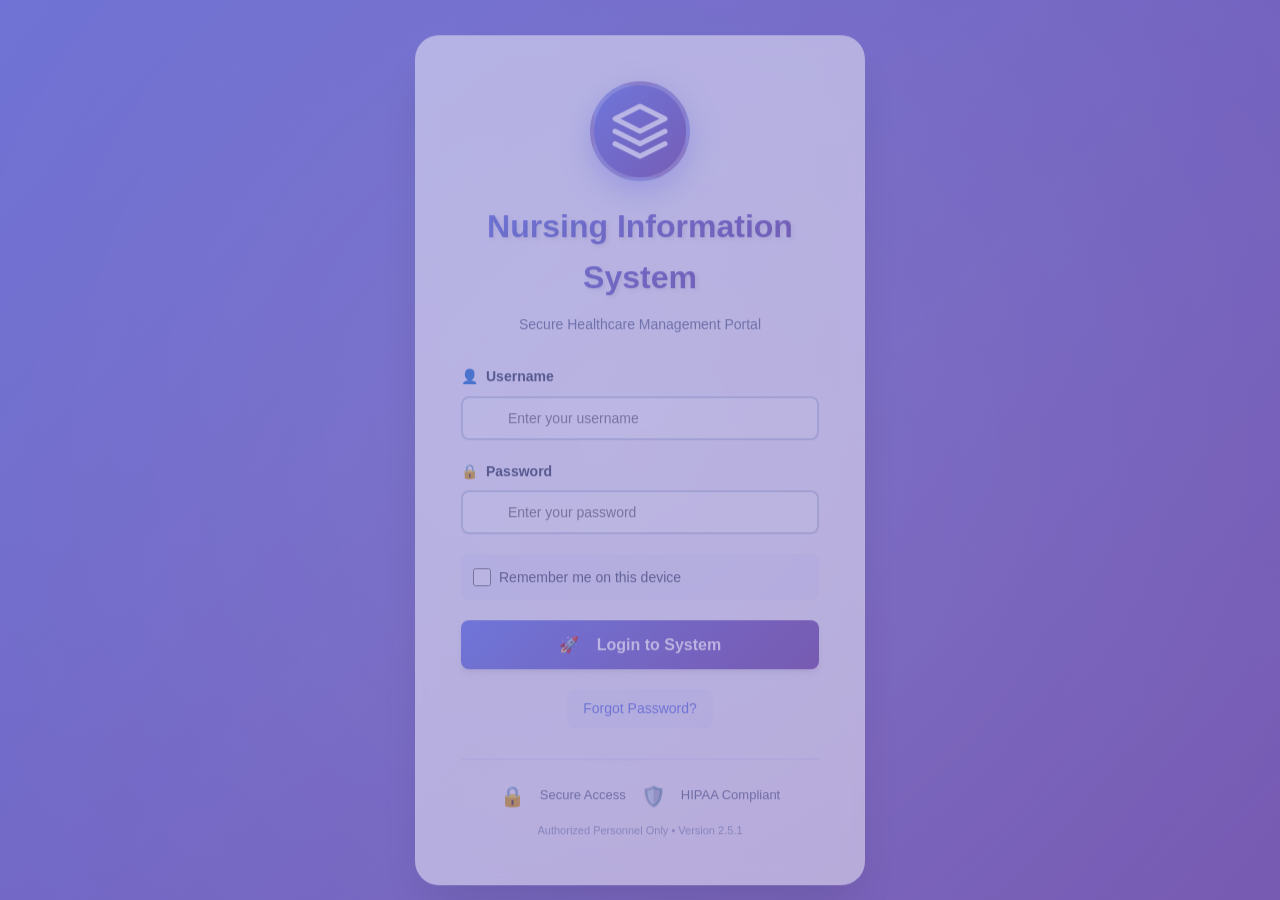
<file: index.html>
<!DOCTYPE html>
<html lang="en">
<head>
    <meta charset="UTF-8">
    <meta name="viewport" content="width=device-width, initial-scale=1.0">
    <title>Nursing Information System</title>
    <meta http-equiv="refresh" content="0;url=login.html">
    <style>
        body {
            margin: 0;
            padding: 0;
            display: flex;
            justify-content: center;
            align-items: center;
            min-height: 100vh;
            background: linear-gradient(135deg, #667eea 0%, #764ba2 100%);
            font-family: -apple-system, BlinkMacSystemFont, 'Segoe UI', Roboto, Oxygen, Ubuntu, Cantarell, sans-serif;
        }
        .loading-container {
            text-align: center;
            color: white;
        }
        .spinner {
            width: 50px;
            height: 50px;
            border: 4px solid rgba(255, 255, 255, 0.3);
            border-top: 4px solid white;
            border-radius: 50%;
            animation: spin 1s linear infinite;
            margin: 0 auto 20px;
        }
        @keyframes spin {
            0% { transform: rotate(0deg); }
            100% { transform: rotate(360deg); }
        }
        h1 {
            margin: 0;
            font-size: 24px;
            font-weight: 600;
        }
        p {
            margin: 10px 0 0;
            opacity: 0.9;
            font-size: 14px;
        }
        a {
            color: white;
            text-decoration: underline;
            margin-top: 15px;
            display: inline-block;
        }
    </style>
</head>
<body>
    <div class="loading-container">
        <div class="spinner"></div>
        <h1>Nursing Information System</h1>
        <p>Loading...</p>
        <a href="login.html">Click here if not redirected</a>
    </div>
</body>
</html>
</file>
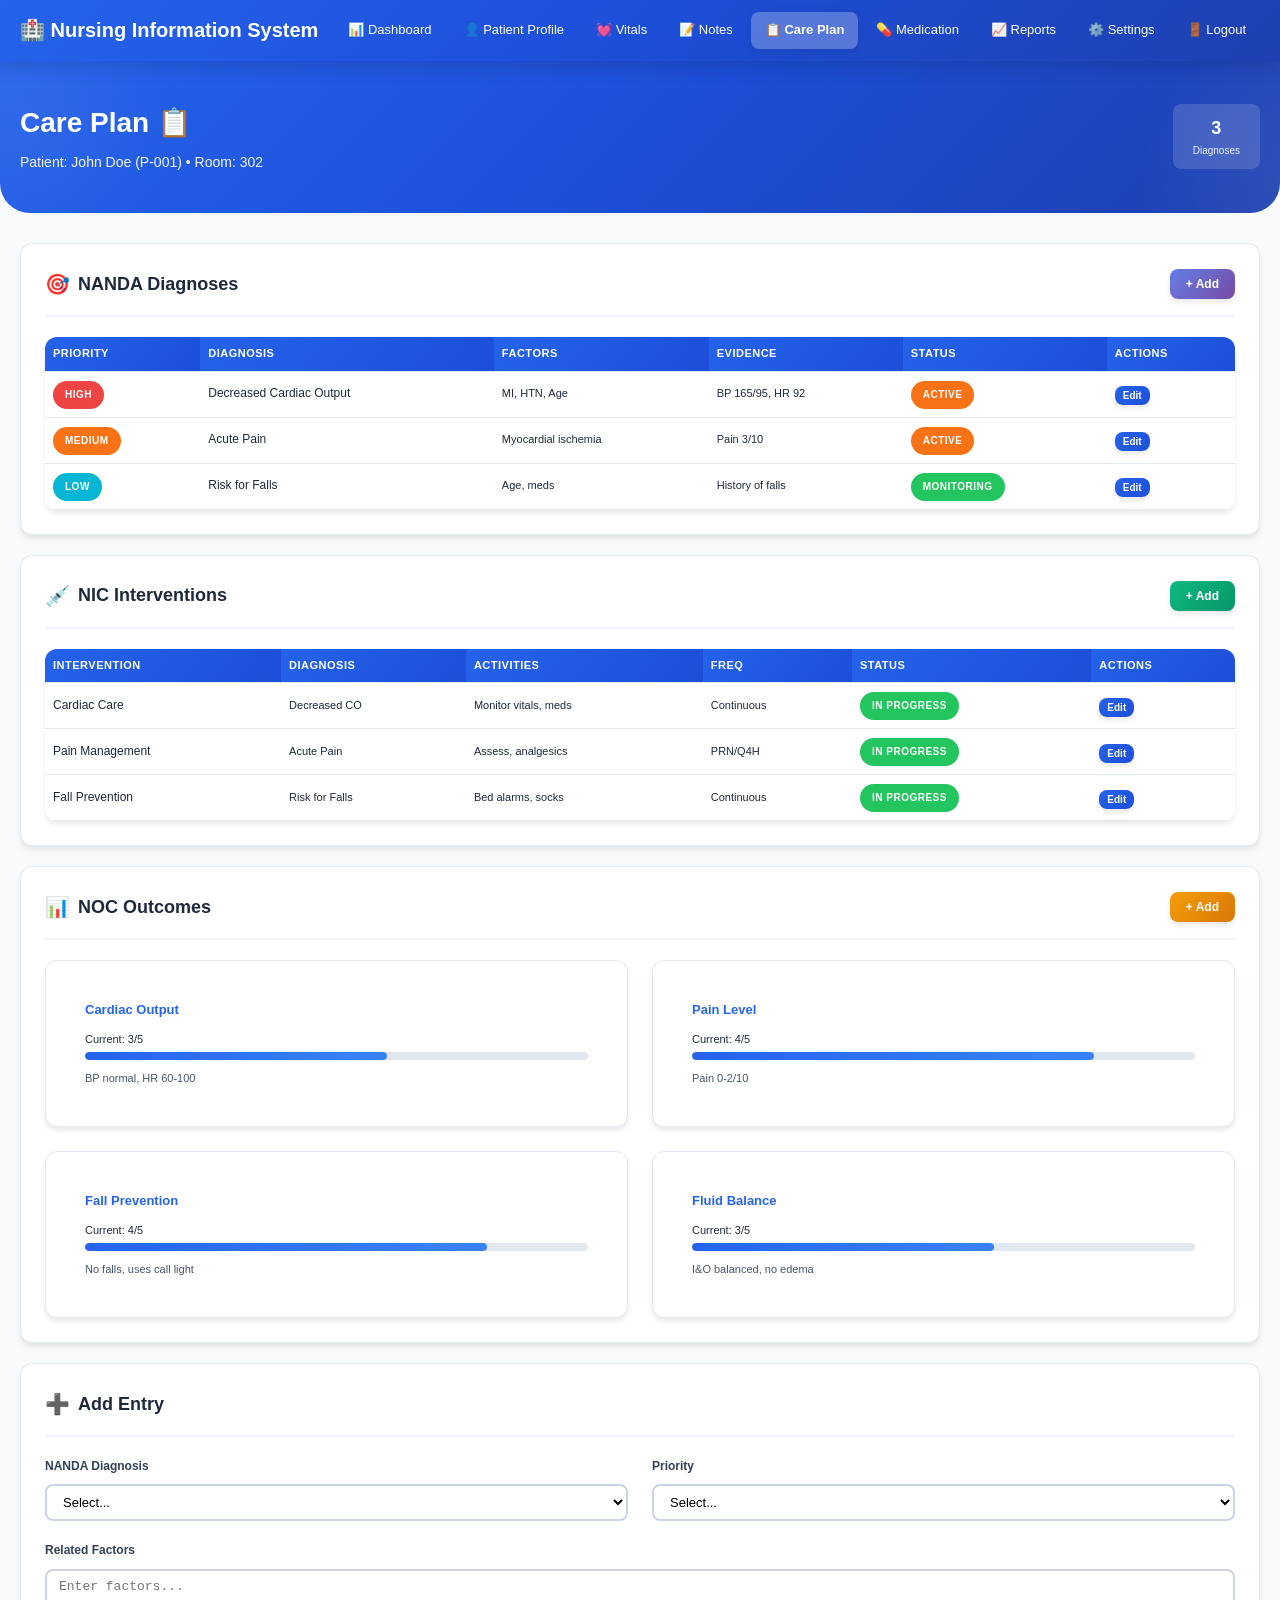
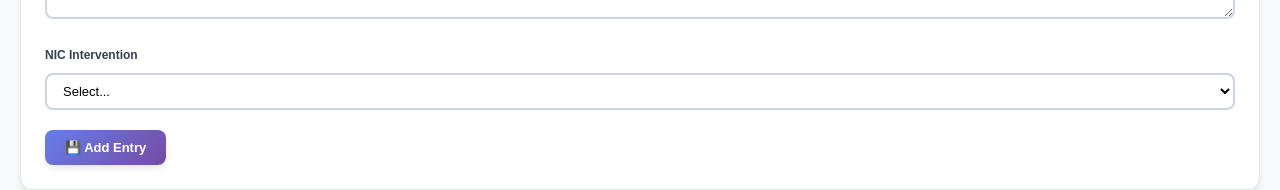
<file: care_plan.html>
<!DOCTYPE html>
<html lang="en">
<head>
    <meta charset="UTF-8">
    <meta name="viewport" content="width=device-width, initial-scale=1.0">
    <title>Care Plan - Nursing Information System</title>
    <link rel="stylesheet" href="styles.css">
</head>
<body>
    <nav class="navbar">
        <div class="container nav-container">
            <a href="dashboard.html" class="nav-brand">
                🏥 Nursing Information System
            </a>
            <ul class="nav-menu">
                <li><a href="dashboard.html" class="nav-link">📊 Dashboard</a></li>
                <li><a href="patient_profile.html" class="nav-link">👤 Patient Profile</a></li>
                <li><a href="vitals.html" class="nav-link">💓 Vitals</a></li>
                <li><a href="nursing_notes.html" class="nav-link">📝 Notes</a></li>
                <li><a href="care_plan.html" class="nav-link active">📋 Care Plan</a></li>
                <li><a href="medication.html" class="nav-link">💊 Medication</a></li>
                <li><a href="reports.html" class="nav-link">📈 Reports</a></li>
                <li><a href="settings.html" class="nav-link">⚙️ Settings</a></li>
                <li><a href="login.html" class="nav-link">🚪 Logout</a></li>
            </ul>
        </div>
    </nav>

    <div class="dashboard-header">
        <div class="container">
            <div style="display: flex; align-items: center; justify-content: space-between; flex-wrap: wrap; gap: 15px;">
                <div>
                    <h1 style="font-size: 28px; margin-bottom: 5px; font-weight: 800;">Care Plan 📋</h1>
                    <p style="opacity: 0.95; font-size: 14px;">Patient: John Doe (P-001) • Room: 302</p>
                </div>
                <div style="display: flex; gap: 10px;">
                    <div style="background: rgba(255,255,255,0.15); padding: 10px 20px; border-radius: 8px; backdrop-filter: blur(10px); text-align: center;">
                        <div style="font-size: 18px; font-weight: 700;">3</div>
                        <div style="font-size: 10px; opacity: 0.9;">Diagnoses</div>
                    </div>
                </div>
            </div>
        </div>
    </div>

    <div class="container">
        <!-- NANDA Diagnosis Section -->
        <div class="card fade-in" style="margin-bottom: 20px;">
            <div class="card-header">
                <div style="display: flex; align-items: center; gap: 8px;">
                    <span style="font-size: 20px;">🎯</span>
                    <h3 class="card-title">NANDA Diagnoses</h3>
                </div>
                <button class="btn btn-primary" style="padding: 8px 16px; font-size: 12px; background: linear-gradient(135deg, #667eea, #764ba2); border: none;">+ Add</button>
            </div>
            
            <div class="table-container">
                <table class="table">
                    <thead>
                        <tr>
                            <th style="padding: 8px; font-size: 11px;">Priority</th>
                            <th style="padding: 8px; font-size: 11px;">Diagnosis</th>
                            <th style="padding: 8px; font-size: 11px;">Factors</th>
                            <th style="padding: 8px; font-size: 11px;">Evidence</th>
                            <th style="padding: 8px; font-size: 11px;">Status</th>
                            <th style="padding: 8px; font-size: 11px;">Actions</th>
                        </tr>
                    </thead>
                    <tbody>
                        <tr>
                            <td style="padding: 8px;"><span class="badge badge-danger" style="font-size: 10px;">High</span></td>
                            <td style="padding: 8px; font-size: 12px;">Decreased Cardiac Output</td>
                            <td style="padding: 8px; font-size: 11px;">MI, HTN, Age</td>
                            <td style="padding: 8px; font-size: 11px;">BP 165/95, HR 92</td>
                            <td style="padding: 8px;"><span class="badge badge-warning" style="font-size: 10px;">Active</span></td>
                            <td style="padding: 8px;">
                                <button class="btn btn-primary" style="padding: 4px 8px; font-size: 10px;">Edit</button>
                            </td>
                        </tr>
                        <tr>
                            <td style="padding: 8px;"><span class="badge badge-warning" style="font-size: 10px;">Medium</span></td>
                            <td style="padding: 8px; font-size: 12px;">Acute Pain</td>
                            <td style="padding: 8px; font-size: 11px;">Myocardial ischemia</td>
                            <td style="padding: 8px; font-size: 11px;">Pain 3/10</td>
                            <td style="padding: 8px;"><span class="badge badge-warning" style="font-size: 10px;">Active</span></td>
                            <td style="padding: 8px;">
                                <button class="btn btn-primary" style="padding: 4px 8px; font-size: 10px;">Edit</button>
                            </td>
                        </tr>
                        <tr>
                            <td style="padding: 8px;"><span class="badge badge-info" style="font-size: 10px;">Low</span></td>
                            <td style="padding: 8px; font-size: 12px;">Risk for Falls</td>
                            <td style="padding: 8px; font-size: 11px;">Age, meds</td>
                            <td style="padding: 8px; font-size: 11px;">History of falls</td>
                            <td style="padding: 8px;"><span class="badge badge-success" style="font-size: 10px;">Monitoring</span></td>
                            <td style="padding: 8px;">
                                <button class="btn btn-primary" style="padding: 4px 8px; font-size: 10px;">Edit</button>
                            </td>
                        </tr>
                    </tbody>
                </table>
            </div>
        </div>

        <!-- NIC Interventions Section -->
        <div class="card fade-in" style="margin-bottom: 20px;">
            <div class="card-header">
                <div style="display: flex; align-items: center; gap: 8px;">
                    <span style="font-size: 20px;">💉</span>
                    <h3 class="card-title">NIC Interventions</h3>
                </div>
                <button class="btn btn-primary" style="padding: 8px 16px; font-size: 12px; background: linear-gradient(135deg, #10b981, #059669); border: none;">+ Add</button>
            </div>
            
            <div class="table-container">
                <table class="table">
                    <thead>
                        <tr>
                            <th style="padding: 8px; font-size: 11px;">Intervention</th>
                            <th style="padding: 8px; font-size: 11px;">Diagnosis</th>
                            <th style="padding: 8px; font-size: 11px;">Activities</th>
                            <th style="padding: 8px; font-size: 11px;">Freq</th>
                            <th style="padding: 8px; font-size: 11px;">Status</th>
                            <th style="padding: 8px; font-size: 11px;">Actions</th>
                        </tr>
                    </thead>
                    <tbody>
                        <tr>
                            <td style="padding: 8px; font-size: 12px;">Cardiac Care</td>
                            <td style="padding: 8px; font-size: 11px;">Decreased CO</td>
                            <td style="padding: 8px; font-size: 11px;">Monitor vitals, meds</td>
                            <td style="padding: 8px; font-size: 11px;">Continuous</td>
                            <td style="padding: 8px;"><span class="badge badge-success" style="font-size: 10px;">In Progress</span></td>
                            <td style="padding: 8px;">
                                <button class="btn btn-primary" style="padding: 4px 8px; font-size: 10px;">Edit</button>
                            </td>
                        </tr>
                        <tr>
                            <td style="padding: 8px; font-size: 12px;">Pain Management</td>
                            <td style="padding: 8px; font-size: 11px;">Acute Pain</td>
                            <td style="padding: 8px; font-size: 11px;">Assess, analgesics</td>
                            <td style="padding: 8px; font-size: 11px;">PRN/Q4H</td>
                            <td style="padding: 8px;"><span class="badge badge-success" style="font-size: 10px;">In Progress</span></td>
                            <td style="padding: 8px;">
                                <button class="btn btn-primary" style="padding: 4px 8px; font-size: 10px;">Edit</button>
                            </td>
                        </tr>
                        <tr>
                            <td style="padding: 8px; font-size: 12px;">Fall Prevention</td>
                            <td style="padding: 8px; font-size: 11px;">Risk for Falls</td>
                            <td style="padding: 8px; font-size: 11px;">Bed alarms, socks</td>
                            <td style="padding: 8px; font-size: 11px;">Continuous</td>
                            <td style="padding: 8px;"><span class="badge badge-success" style="font-size: 10px;">In Progress</span></td>
                            <td style="padding: 8px;">
                                <button class="btn btn-primary" style="padding: 4px 8px; font-size: 10px;">Edit</button>
                            </td>
                        </tr>
                    </tbody>
                </table>
            </div>
        </div>

        <!-- NOC Outcomes Section -->
        <div class="card fade-in" style="margin-bottom: 20px;">
            <div class="card-header">
                <div style="display: flex; align-items: center; gap: 8px;">
                    <span style="font-size: 20px;">📊</span>
                    <h3 class="card-title">NOC Outcomes</h3>
                </div>
                <button class="btn btn-primary" style="padding: 8px 16px; font-size: 12px; background: linear-gradient(135deg, #f59e0b, #d97706); border: none;">+ Add</button>
            </div>
            
            <div class="grid grid-2">
                <div class="card fade-in" style="margin-bottom: 0;">
                    <div style="padding: 15px;">
                        <h4 style="margin-bottom: 10px; color: var(--primary-color); font-size: 13px;">Cardiac Output</h4>
                        <div style="margin-bottom: 10px;">
                            <div style="display: flex; justify-content: space-between; margin-bottom: 3px; font-size: 11px;">
                                <span>Current: 3/5</span>
                            </div>
                            <div class="progress-bar" style="height: 8px;">
                                <div class="progress-fill" style="width: 60%; height: 8px;"></div>
                            </div>
                        </div>
                        <p style="font-size: 11px; color: var(--gray-600); margin: 0;">BP normal, HR 60-100</p>
                    </div>
                </div>
                
                <div class="card fade-in" style="margin-bottom: 0;">
                    <div style="padding: 15px;">
                        <h4 style="margin-bottom: 10px; color: var(--primary-color); font-size: 13px;">Pain Level</h4>
                        <div style="margin-bottom: 10px;">
                            <div style="display: flex; justify-content: space-between; margin-bottom: 3px; font-size: 11px;">
                                <span>Current: 4/5</span>
                            </div>
                            <div class="progress-bar" style="height: 8px;">
                                <div class="progress-fill" style="width: 80%; height: 8px;"></div>
                            </div>
                        </div>
                        <p style="font-size: 11px; color: var(--gray-600); margin: 0;">Pain 0-2/10</p>
                    </div>
                </div>
                
                <div class="card fade-in" style="margin-bottom: 0;">
                    <div style="padding: 15px;">
                        <h4 style="margin-bottom: 10px; color: var(--primary-color); font-size: 13px;">Fall Prevention</h4>
                        <div style="margin-bottom: 10px;">
                            <div style="display: flex; justify-content: space-between; margin-bottom: 3px; font-size: 11px;">
                                <span>Current: 4/5</span>
                            </div>
                            <div class="progress-bar" style="height: 8px;">
                                <div class="progress-fill" style="width: 80%; height: 8px;"></div>
                            </div>
                        </div>
                        <p style="font-size: 11px; color: var(--gray-600); margin: 0;">No falls, uses call light</p>
                    </div>
                </div>
                
                <div class="card fade-in" style="margin-bottom: 0;">
                    <div style="padding: 15px;">
                        <h4 style="margin-bottom: 10px; color: var(--primary-color); font-size: 13px;">Fluid Balance</h4>
                        <div style="margin-bottom: 10px;">
                            <div style="display: flex; justify-content: space-between; margin-bottom: 3px; font-size: 11px;">
                                <span>Current: 3/5</span>
                            </div>
                            <div class="progress-bar" style="height: 8px;">
                                <div class="progress-fill" style="width: 60%; height: 8px;"></div>
                            </div>
                        </div>
                        <p style="font-size: 11px; color: var(--gray-600); margin: 0;">I&O balanced, no edema</p>
                    </div>
                </div>
            </div>
        </div>

        <!-- Add New Care Plan Entry -->
        <div class="card fade-in">
            <div class="card-header">
                <div style="display: flex; align-items: center; gap: 8px;">
                    <span style="font-size: 20px;">➕</span>
                    <h3 class="card-title">Add Entry</h3>
                </div>
            </div>
            <form>
                <div class="grid grid-2">
                    <div class="form-group">
                        <label class="form-label" style="font-size: 12px;">NANDA Diagnosis</label>
                        <select class="form-control" style="padding: 8px 12px; font-size: 13px;">
                            <option value="">Select...</option>
                            <option value="cardiac">Decreased Cardiac Output</option>
                            <option value="pain">Acute Pain</option>
                            <option value="falls">Risk for Falls</option>
                        </select>
                    </div>
                    <div class="form-group">
                        <label class="form-label" style="font-size: 12px;">Priority</label>
                        <select class="form-control" style="padding: 8px 12px; font-size: 13px;">
                            <option value="">Select...</option>
                            <option value="high">High</option>
                            <option value="medium">Medium</option>
                            <option value="low">Low</option>
                        </select>
                    </div>
                </div>
                
                <div class="form-group">
                    <label class="form-label" style="font-size: 12px;">Related Factors</label>
                    <textarea class="form-control" style="padding: 8px 12px; font-size: 13px; min-height: 50px;" placeholder="Enter factors..."></textarea>
                </div>
                
                <div class="form-group">
                    <label class="form-label" style="font-size: 12px;">NIC Intervention</label>
                    <select class="form-control" style="padding: 8px 12px; font-size: 13px;">
                        <option value="">Select...</option>
                        <option value="cardiac">Cardiac Care</option>
                        <option value="pain">Pain Management</option>
                        <option value="falls">Fall Prevention</option>
                    </select>
                </div>
                
                <button type="submit" class="btn btn-primary" style="padding: 10px 20px; font-size: 13px; background: linear-gradient(135deg, #667eea, #764ba2); border: none;">💾 Add Entry</button>
            </form>
        </div>
    </div>
</body>
</html>
</file>
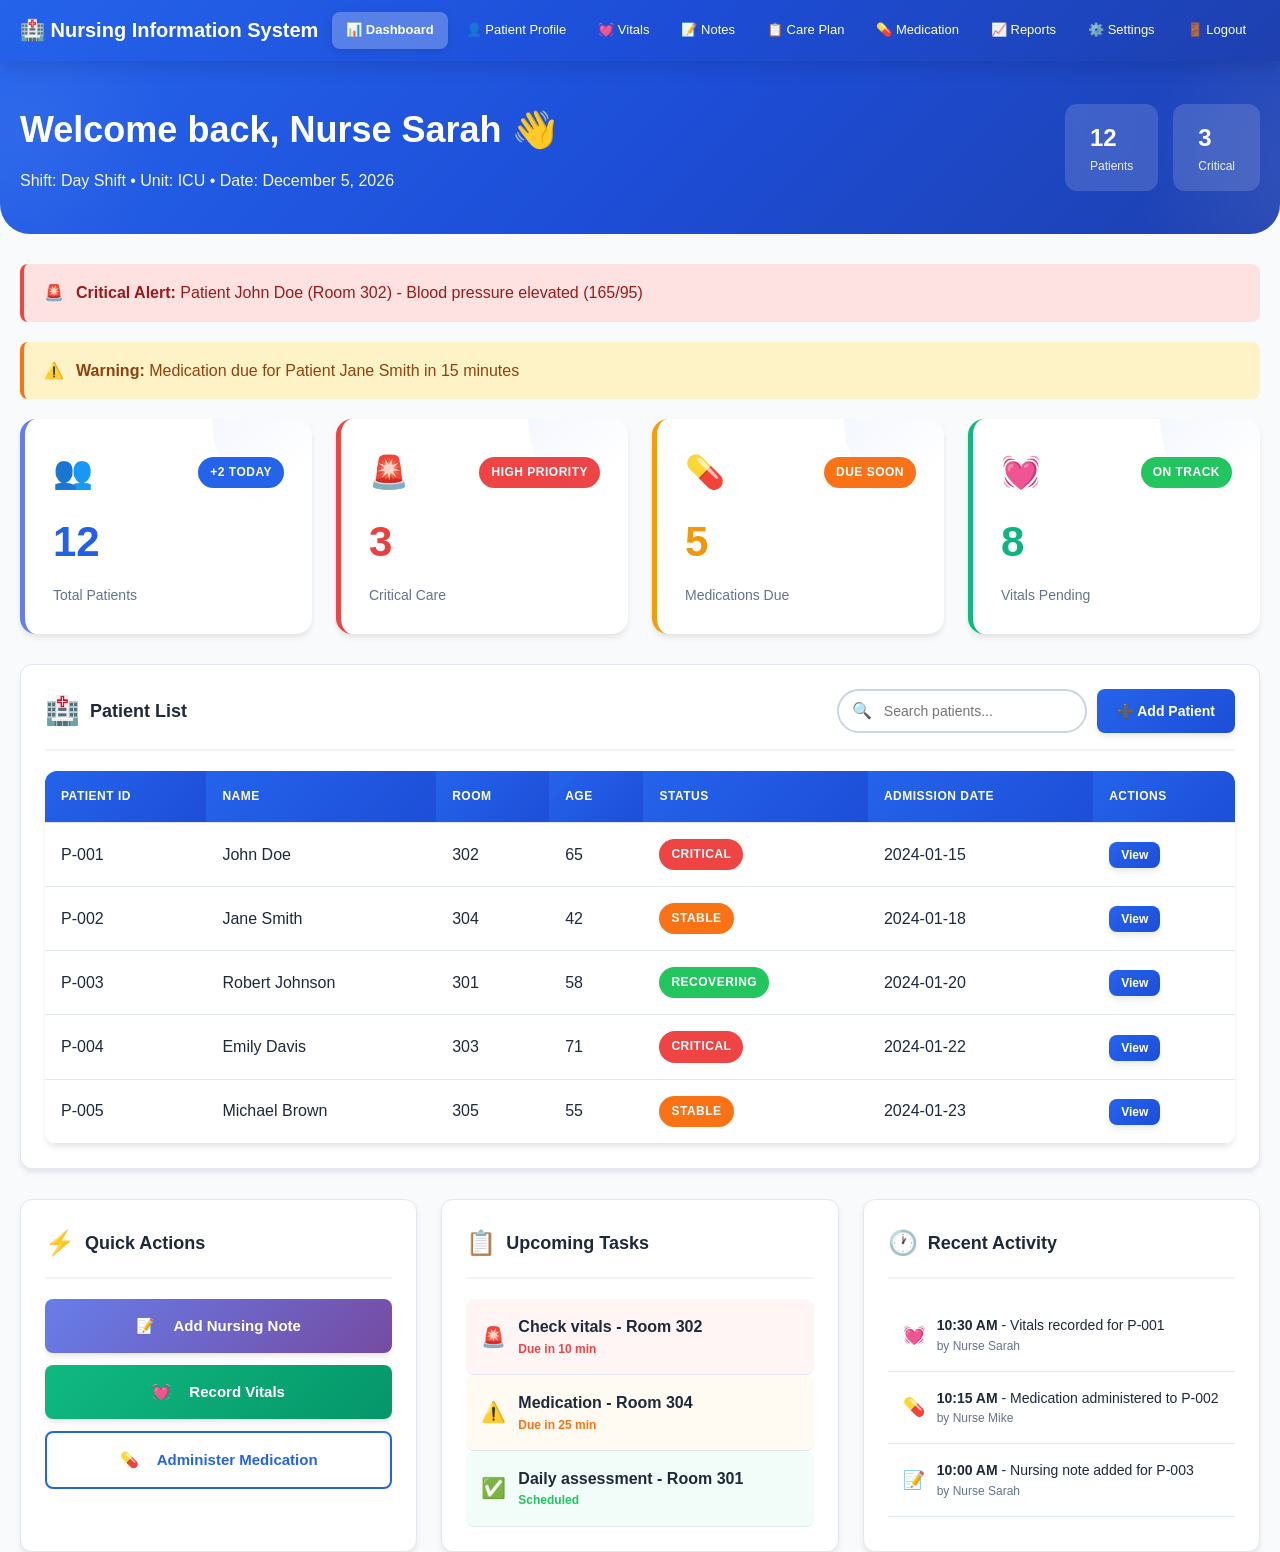
<file: dashboard.html>
<!DOCTYPE html>
<html lang="en">
<head>
    <meta charset="UTF-8">
    <meta name="viewport" content="width=device-width, initial-scale=1.0">
    <title>Dashboard - Nursing Information System</title>
    <link rel="stylesheet" href="styles.css">
</head>
<body>
    <nav class="navbar">
        <div class="container nav-container">
            <a href="dashboard.html" class="nav-brand">
                🏥 Nursing Information System
            </a>
            <ul class="nav-menu">
                <li><a href="dashboard.html" class="nav-link active">📊 Dashboard</a></li>
                <li><a href="patient_profile.html" class="nav-link">👤 Patient Profile</a></li>
                <li><a href="vitals.html" class="nav-link">💓 Vitals</a></li>
                <li><a href="nursing_notes.html" class="nav-link">📝 Notes</a></li>
                <li><a href="care_plan.html" class="nav-link">📋 Care Plan</a></li>
                <li><a href="medication.html" class="nav-link">💊 Medication</a></li>
                <li><a href="reports.html" class="nav-link">📈 Reports</a></li>
                <li><a href="settings.html" class="nav-link">⚙️ Settings</a></li>
                <li><a href="login.html" class="nav-link">🚪 Logout</a></li>
            </ul>
        </div>
    </nav>

    <div class="dashboard-header">
        <div class="container">
            <div style="display: flex; align-items: center; justify-content: space-between; flex-wrap: wrap; gap: 20px;">
                <div>
                    <h1 style="font-size: 36px; margin-bottom: 10px; font-weight: 800;">Welcome back, Nurse Sarah 👋</h1>
                    <p style="opacity: 0.95; font-size: 16px;">Shift: Day Shift • Unit: ICU • Date: <span id="currentDate"></span></p>
                </div>
                <div style="display: flex; gap: 15px;">
                    <div style="background: rgba(255,255,255,0.15); padding: 15px 25px; border-radius: 12px; backdrop-filter: blur(10px);">
                        <div style="font-size: 24px; font-weight: 700;">12</div>
                        <div style="font-size: 12px; opacity: 0.9;">Patients</div>
                    </div>
                    <div style="background: rgba(255,255,255,0.15); padding: 15px 25px; border-radius: 12px; backdrop-filter: blur(10px);">
                        <div style="font-size: 24px; font-weight: 700;">3</div>
                        <div style="font-size: 12px; opacity: 0.9;">Critical</div>
                    </div>
                </div>
            </div>
        </div>
    </div>

    <div class="container">
        <!-- Alerts Section -->
        <div class="alert alert-danger fade-in">
            <span>🚨</span>
            <div>
                <strong>Critical Alert:</strong> Patient John Doe (Room 302) - Blood pressure elevated (165/95)
            </div>
        </div>
        
        <div class="alert alert-warning fade-in">
            <span>⚠️</span>
            <div>
                <strong>Warning:</strong> Medication due for Patient Jane Smith in 15 minutes
            </div>
        </div>

        <!-- Statistics Cards -->
        <div class="grid grid-4" style="margin-bottom: 30px;">
            <div class="stat-card fade-in" style="border-left-color: #667eea;">
                <div style="display: flex; align-items: center; justify-content: space-between; margin-bottom: 10px;">
                    <span style="font-size: 32px;">👥</span>
                    <span class="badge badge-primary">+2 today</span>
                </div>
                <div class="stat-value">12</div>
                <div class="stat-label">Total Patients</div>
            </div>
            <div class="stat-card fade-in" style="border-left-color: #ef4444;">
                <div style="display: flex; align-items: center; justify-content: space-between; margin-bottom: 10px;">
                    <span style="font-size: 32px;">🚨</span>
                    <span class="badge badge-danger">High Priority</span>
                </div>
                <div class="stat-value" style="background: linear-gradient(135deg, #ef4444, #dc2626); -webkit-background-clip: text; -webkit-text-fill-color: transparent; background-clip: text;">3</div>
                <div class="stat-label">Critical Care</div>
            </div>
            <div class="stat-card fade-in" style="border-left-color: #f59e0b;">
                <div style="display: flex; align-items: center; justify-content: space-between; margin-bottom: 10px;">
                    <span style="font-size: 32px;">💊</span>
                    <span class="badge badge-warning">Due soon</span>
                </div>
                <div class="stat-value" style="background: linear-gradient(135deg, #f59e0b, #d97706); -webkit-background-clip: text; -webkit-text-fill-color: transparent; background-clip: text;">5</div>
                <div class="stat-label">Medications Due</div>
            </div>
            <div class="stat-card fade-in" style="border-left-color: #10b981;">
                <div style="display: flex; align-items: center; justify-content: space-between; margin-bottom: 10px;">
                    <span style="font-size: 32px;">💓</span>
                    <span class="badge badge-success">On track</span>
                </div>
                <div class="stat-value" style="background: linear-gradient(135deg, #10b981, #059669); -webkit-background-clip: text; -webkit-text-fill-color: transparent; background-clip: text;">8</div>
                <div class="stat-label">Vitals Pending</div>
            </div>
        </div>

        <!-- Patient List -->
        <div class="card fade-in">
            <div class="card-header">
                <div style="display: flex; align-items: center; gap: 10px;">
                    <span style="font-size: 28px;">🏥</span>
                    <h2 class="card-title">Patient List</h2>
                </div>
                <div style="display: flex; gap: 10px;">
                    <div class="search-box" style="margin-bottom: 0; width: 250px;">
                        <input type="text" placeholder="Search patients...">
                    </div>
                    <button class="btn btn-primary" style="padding: 12px 20px;">➕ Add Patient</button>
                </div>
            </div>
            
            <div class="table-container">
                <table class="table">
                    <thead>
                        <tr>
                            <th>Patient ID</th>
                            <th>Name</th>
                            <th>Room</th>
                            <th>Age</th>
                            <th>Status</th>
                            <th>Admission Date</th>
                            <th>Actions</th>
                        </tr>
                    </thead>
                    <tbody>
                        <tr>
                            <td>P-001</td>
                            <td>John Doe</td>
                            <td>302</td>
                            <td>65</td>
                            <td><span class="badge badge-danger">Critical</span></td>
                            <td>2024-01-15</td>
                            <td>
                                <button class="btn btn-primary" style="padding: 6px 12px; font-size: 12px;">View</button>
                            </td>
                        </tr>
                        <tr>
                            <td>P-002</td>
                            <td>Jane Smith</td>
                            <td>304</td>
                            <td>42</td>
                            <td><span class="badge badge-warning">Stable</span></td>
                            <td>2024-01-18</td>
                            <td>
                                <button class="btn btn-primary" style="padding: 6px 12px; font-size: 12px;">View</button>
                            </td>
                        </tr>
                        <tr>
                            <td>P-003</td>
                            <td>Robert Johnson</td>
                            <td>301</td>
                            <td>58</td>
                            <td><span class="badge badge-success">Recovering</span></td>
                            <td>2024-01-20</td>
                            <td>
                                <button class="btn btn-primary" style="padding: 6px 12px; font-size: 12px;">View</button>
                            </td>
                        </tr>
                        <tr>
                            <td>P-004</td>
                            <td>Emily Davis</td>
                            <td>303</td>
                            <td>71</td>
                            <td><span class="badge badge-danger">Critical</span></td>
                            <td>2024-01-22</td>
                            <td>
                                <button class="btn btn-primary" style="padding: 6px 12px; font-size: 12px;">View</button>
                            </td>
                        </tr>
                        <tr>
                            <td>P-005</td>
                            <td>Michael Brown</td>
                            <td>305</td>
                            <td>55</td>
                            <td><span class="badge badge-warning">Stable</span></td>
                            <td>2024-01-23</td>
                            <td>
                                <button class="btn btn-primary" style="padding: 6px 12px; font-size: 12px;">View</button>
                            </td>
                        </tr>
                    </tbody>
                </table>
            </div>
        </div>

        <!-- Quick Actions -->
        <div class="grid grid-3" style="margin-top: 30px;">
            <div class="card fade-in">
                <div class="card-header">
                    <div style="display: flex; align-items: center; gap: 10px;">
                        <span style="font-size: 24px;">⚡</span>
                        <h3 class="card-title">Quick Actions</h3>
                    </div>
                </div>
                <div style="display: flex; flex-direction: column; gap: 12px;">
                    <a href="nursing_notes.html" class="btn btn-primary" style="padding: 15px; font-size: 15px; background: linear-gradient(135deg, #667eea, #764ba2); border: none;">
                        <span style="margin-right: 10px;">📝</span>Add Nursing Note
                    </a>
                    <a href="vitals.html" class="btn btn-secondary" style="padding: 15px; font-size: 15px; background: linear-gradient(135deg, #10b981, #059669); border: none;">
                        <span style="margin-right: 10px;">💓</span>Record Vitals
                    </a>
                    <a href="medication.html" class="btn btn-outline" style="padding: 15px; font-size: 15px;">
                        <span style="margin-right: 10px;">💊</span>Administer Medication
                    </a>
                </div>
            </div>
            
            <div class="card fade-in">
                <div class="card-header">
                    <div style="display: flex; align-items: center; gap: 10px;">
                        <span style="font-size: 24px;">📋</span>
                        <h3 class="card-title">Upcoming Tasks</h3>
                    </div>
                </div>
                <ul style="list-style: none;">
                    <li style="padding: 15px; border-bottom: 1px solid var(--gray-200); display: flex; align-items: center; gap: 12px; border-radius: 8px; transition: var(--transition); background: rgba(239, 68, 68, 0.05);">
                        <span style="font-size: 20px;">🚨</span>
                        <div style="flex: 1;">
                            <strong>Check vitals - Room 302</strong>
                            <div style="font-size: 12px; color: var(--danger-color); font-weight: 600;">Due in 10 min</div>
                        </div>
                    </li>
                    <li style="padding: 15px; border-bottom: 1px solid var(--gray-200); display: flex; align-items: center; gap: 12px; border-radius: 8px; transition: var(--transition); background: rgba(245, 158, 11, 0.05);">
                        <span style="font-size: 20px;">⚠️</span>
                        <div style="flex: 1;">
                            <strong>Medication - Room 304</strong>
                            <div style="font-size: 12px; color: var(--warning-color); font-weight: 600;">Due in 25 min</div>
                        </div>
                    </li>
                    <li style="padding: 15px; border-bottom: 1px solid var(--gray-200); display: flex; align-items: center; gap: 12px; border-radius: 8px; transition: var(--transition); background: rgba(16, 185, 129, 0.05);">
                        <span style="font-size: 20px;">✅</span>
                        <div style="flex: 1;">
                            <strong>Daily assessment - Room 301</strong>
                            <div style="font-size: 12px; color: var(--success-color); font-weight: 600;">Scheduled</div>
                        </div>
                    </li>
                </ul>
            </div>
            
            <div class="card fade-in">
                <div class="card-header">
                    <div style="display: flex; align-items: center; gap: 10px;">
                        <span style="font-size: 24px;">🕐</span>
                        <h3 class="card-title">Recent Activity</h3>
                    </div>
                </div>
                <ul style="list-style: none;">
                    <li style="padding: 15px; border-bottom: 1px solid var(--gray-200); font-size: 14px; display: flex; align-items: center; gap: 12px; transition: var(--transition);">
                        <span style="font-size: 18px;">💓</span>
                        <div>
                            <strong>10:30 AM</strong> - Vitals recorded for P-001
                            <div style="font-size: 12px; color: var(--gray-500);">by Nurse Sarah</div>
                        </div>
                    </li>
                    <li style="padding: 15px; border-bottom: 1px solid var(--gray-200); font-size: 14px; display: flex; align-items: center; gap: 12px; transition: var(--transition);">
                        <span style="font-size: 18px;">💊</span>
                        <div>
                            <strong>10:15 AM</strong> - Medication administered to P-002
                            <div style="font-size: 12px; color: var(--gray-500);">by Nurse Mike</div>
                        </div>
                    </li>
                    <li style="padding: 15px; border-bottom: 1px solid var(--gray-200); font-size: 14px; display: flex; align-items: center; gap: 12px; transition: var(--transition);">
                        <span style="font-size: 18px;">📝</span>
                        <div>
                            <strong>10:00 AM</strong> - Nursing note added for P-003
                            <div style="font-size: 12px; color: var(--gray-500);">by Nurse Sarah</div>
                        </div>
                    </li>
                </ul>
            </div>
        </div>
    </div>
    <script>
        document.getElementById('currentDate').textContent = new Date().toLocaleDateString('en-US', { year: 'numeric', month: 'long', day: 'numeric' });
    </script>
</body>
</html>
</file>
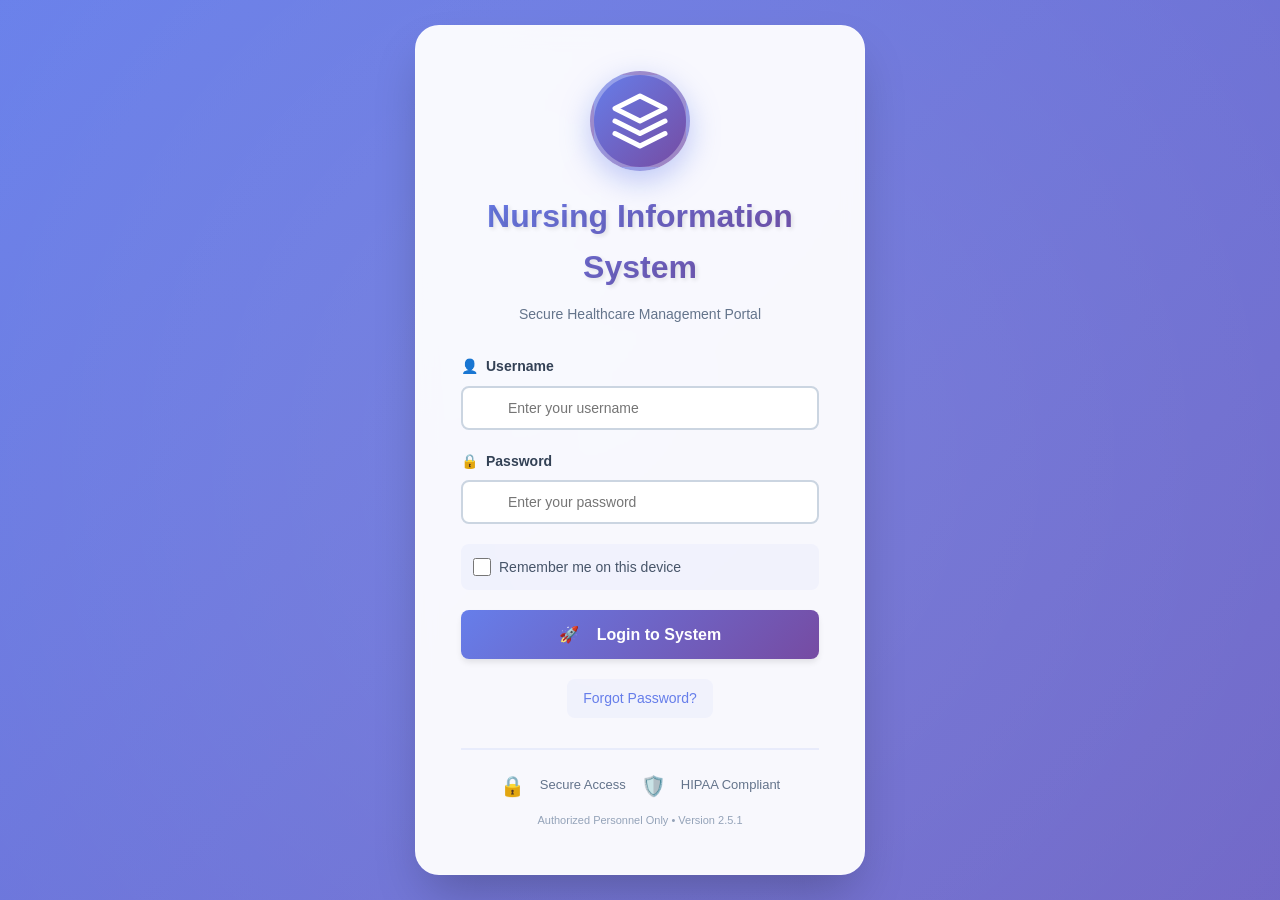
<file: login.html>
<!DOCTYPE html>
<html lang="en">
<head>
    <meta charset="UTF-8">
    <meta name="viewport" content="width=device-width, initial-scale=1.0">
    <title>Login - Nursing Information System</title>
    <link rel="stylesheet" href="styles.css">
</head>
<body>
    <div class="login-container">
        <div class="login-card fade-in">
            <div class="login-logo">
                <div style="width: 100px; height: 100px; margin: 0 auto 20px; background: linear-gradient(135deg, #667eea, #764ba2); border-radius: 50%; display: flex; align-items: center; justify-content: center; box-shadow: 0 10px 30px rgba(102, 126, 234, 0.4); border: 4px solid rgba(255, 255, 255, 0.3);">
                    <svg width="60" height="60" viewBox="0 0 24 24" fill="none" xmlns="http://www.w3.org/2000/svg">
                        <path d="M12 2L2 7L12 12L22 7L12 2Z" stroke="white" stroke-width="2" stroke-linecap="round" stroke-linejoin="round"/>
                        <path d="M2 17L12 22L22 17" stroke="white" stroke-width="2" stroke-linecap="round" stroke-linejoin="round"/>
                        <path d="M2 12L12 17L22 12" stroke="white" stroke-width="2" stroke-linecap="round" stroke-linejoin="round"/>
                    </svg>
                </div>
                <h1 class="login-title">Nursing Information System</h1>
                <p class="login-subtitle">Secure Healthcare Management Portal</p>
            </div>
            
            <form method="POST" action="dashboard.html">
                <div class="form-group">
                    <label class="form-label" for="username">
                        <span style="margin-right: 8px;">👤</span>Username
                    </label>
                    <input 
                        type="text" 
                        id="username" 
                        name="username" 
                        class="form-control" 
                        placeholder="Enter your username"
                        required
                        style="padding-left: 45px;"
                    >
                </div>
                
                <div class="form-group">
                    <label class="form-label" for="password">
                        <span style="margin-right: 8px;">🔒</span>Password
                    </label>
                    <input 
                        type="password" 
                        id="password" 
                        name="password" 
                        class="form-control" 
                        placeholder="Enter your password"
                        required
                        style="padding-left: 45px;"
                    >
                </div>
                
                <div class="form-group">
                    <label style="display: flex; align-items: center; gap: 8px; cursor: pointer; padding: 12px; background: rgba(102, 126, 234, 0.05); border-radius: 8px; transition: var(--transition);">
                        <input type="checkbox" name="remember" style="width: 18px; height: 18px; accent-color: #667eea;">
                        <span style="font-size: 14px; color: var(--gray-600);">Remember me on this device</span>
                    </label>
                </div>
                
                <button type="submit" class="btn btn-primary" style="width: 100%; padding: 15px; font-size: 16px; background: linear-gradient(135deg, #667eea, #764ba2); border: none;">
                    <span style="margin-right: 10px;">🚀</span>Login to System
                </button>
                
                <div style="margin-top: 20px; text-align: center;">
                    <a href="#" style="color: #667eea; text-decoration: none; font-size: 14px; font-weight: 500; transition: var(--transition); display: inline-block; padding: 8px 16px; border-radius: 8px; background: rgba(102, 126, 234, 0.05);">Forgot Password?</a>
                </div>
            </form>
            
            <div style="margin-top: 30px; padding-top: 20px; border-top: 2px solid rgba(102, 126, 234, 0.1); text-align: center;">
                <div style="display: flex; align-items: center; justify-content: center; gap: 15px; margin-bottom: 10px;">
                    <span style="font-size: 20px;">🔒</span>
                    <p style="color: var(--gray-500); font-size: 13px; font-weight: 500; margin: 0;">Secure Access</p>
                    <span style="font-size: 20px;">🛡️</span>
                    <p style="color: var(--gray-500); font-size: 13px; font-weight: 500; margin: 0;">HIPAA Compliant</p>
                </div>
                <p style="color: var(--gray-400); font-size: 11px; margin-top: 10px;">Authorized Personnel Only • Version 2.5.1</p>
            </div>
        </div>
    </div>
</body>
</html>
</file>
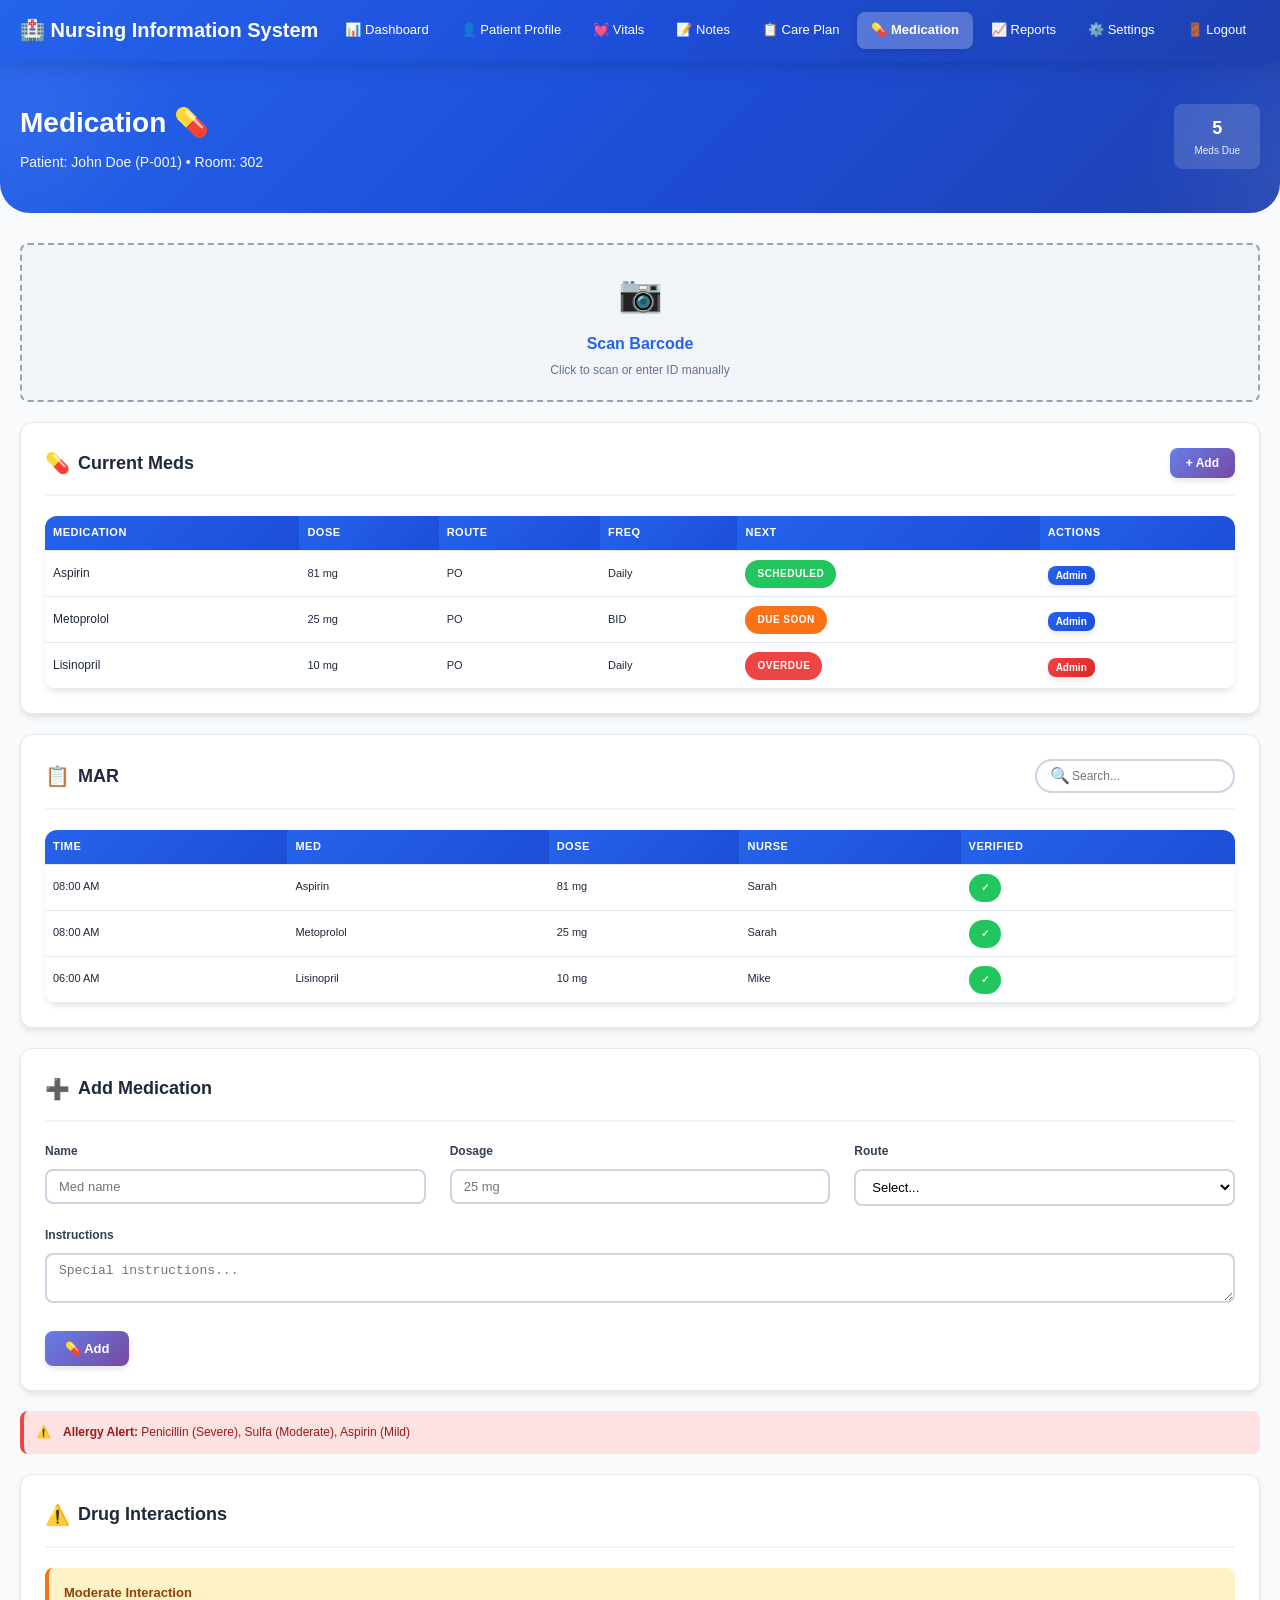
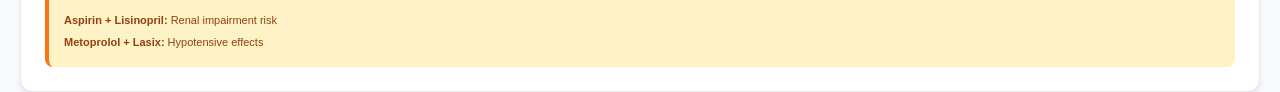
<file: medication.html>
<!DOCTYPE html>
<html lang="en">
<head>
    <meta charset="UTF-8">
    <meta name="viewport" content="width=device-width, initial-scale=1.0">
    <title>Medication - Nursing Information System</title>
    <link rel="stylesheet" href="styles.css">
</head>
<body>
    <nav class="navbar">
        <div class="container nav-container">
            <a href="dashboard.html" class="nav-brand">
                🏥 Nursing Information System
            </a>
            <ul class="nav-menu">
                <li><a href="dashboard.html" class="nav-link">📊 Dashboard</a></li>
                <li><a href="patient_profile.html" class="nav-link">👤 Patient Profile</a></li>
                <li><a href="vitals.html" class="nav-link">💓 Vitals</a></li>
                <li><a href="nursing_notes.html" class="nav-link">📝 Notes</a></li>
                <li><a href="care_plan.html" class="nav-link">📋 Care Plan</a></li>
                <li><a href="medication.html" class="nav-link active">💊 Medication</a></li>
                <li><a href="reports.html" class="nav-link">📈 Reports</a></li>
                <li><a href="settings.html" class="nav-link">⚙️ Settings</a></li>
                <li><a href="login.html" class="nav-link">🚪 Logout</a></li>
            </ul>
        </div>
    </nav>

    <div class="dashboard-header">
        <div class="container">
            <div style="display: flex; align-items: center; justify-content: space-between; flex-wrap: wrap; gap: 15px;">
                <div>
                    <h1 style="font-size: 28px; margin-bottom: 5px; font-weight: 800;">Medication 💊</h1>
                    <p style="opacity: 0.95; font-size: 14px;">Patient: John Doe (P-001) • Room: 302</p>
                </div>
                <div style="display: flex; gap: 10px;">
                    <div style="background: rgba(255,255,255,0.15); padding: 10px 20px; border-radius: 8px; backdrop-filter: blur(10px); text-align: center;">
                        <div style="font-size: 18px; font-weight: 700;">5</div>
                        <div style="font-size: 10px; opacity: 0.9;">Meds Due</div>
                    </div>
                </div>
            </div>
        </div>
    </div>

    <div class="container">
        <!-- Barcode Scanner -->
        <div class="barcode-scan fade-in" style="margin-bottom: 20px; padding: 20px;">
            <div style="font-size: 36px; margin-bottom: 8px;">📷</div>
            <h3 style="margin-bottom: 5px; color: var(--primary-color); font-size: 16px;">Scan Barcode</h3>
            <p style="color: var(--gray-500); font-size: 12px;">Click to scan or enter ID manually</p>
        </div>

        <!-- Current Medications -->
        <div class="card fade-in" style="margin-bottom: 20px;">
            <div class="card-header">
                <div style="display: flex; align-items: center; gap: 8px;">
                    <span style="font-size: 20px;">💊</span>
                    <h3 class="card-title">Current Meds</h3>
                </div>
                <button class="btn btn-primary" style="padding: 8px 16px; font-size: 12px; background: linear-gradient(135deg, #667eea, #764ba2); border: none;">+ Add</button>
            </div>
            
            <div class="table-container">
                <table class="table">
                    <thead>
                        <tr>
                            <th style="padding: 8px; font-size: 11px;">Medication</th>
                            <th style="padding: 8px; font-size: 11px;">Dose</th>
                            <th style="padding: 8px; font-size: 11px;">Route</th>
                            <th style="padding: 8px; font-size: 11px;">Freq</th>
                            <th style="padding: 8px; font-size: 11px;">Next</th>
                            <th style="padding: 8px; font-size: 11px;">Actions</th>
                        </tr>
                    </thead>
                    <tbody>
                        <tr>
                            <td style="padding: 8px; font-size: 12px;">Aspirin</td>
                            <td style="padding: 8px; font-size: 11px;">81 mg</td>
                            <td style="padding: 8px; font-size: 11px;">PO</td>
                            <td style="padding: 8px; font-size: 11px;">Daily</td>
                            <td style="padding: 8px;"><span class="badge badge-success" style="font-size: 10px;">Scheduled</span></td>
                            <td style="padding: 8px;">
                                <button class="btn btn-primary" style="padding: 4px 8px; font-size: 10px;">Admin</button>
                            </td>
                        </tr>
                        <tr>
                            <td style="padding: 8px; font-size: 12px;">Metoprolol</td>
                            <td style="padding: 8px; font-size: 11px;">25 mg</td>
                            <td style="padding: 8px; font-size: 11px;">PO</td>
                            <td style="padding: 8px; font-size: 11px;">BID</td>
                            <td style="padding: 8px;"><span class="badge badge-warning" style="font-size: 10px;">Due Soon</span></td>
                            <td style="padding: 8px;">
                                <button class="btn btn-primary" style="padding: 4px 8px; font-size: 10px;">Admin</button>
                            </td>
                        </tr>
                        <tr>
                            <td style="padding: 8px; font-size: 12px;">Lisinopril</td>
                            <td style="padding: 8px; font-size: 11px;">10 mg</td>
                            <td style="padding: 8px; font-size: 11px;">PO</td>
                            <td style="padding: 8px; font-size: 11px;">Daily</td>
                            <td style="padding: 8px;"><span class="badge badge-danger" style="font-size: 10px;">Overdue</span></td>
                            <td style="padding: 8px;">
                                <button class="btn btn-danger" style="padding: 4px 8px; font-size: 10px;">Admin</button>
                            </td>
                        </tr>
                    </tbody>
                </table>
            </div>
        </div>

        <!-- Medication Administration Record -->
        <div class="card fade-in" style="margin-bottom: 20px;">
            <div class="card-header">
                <div style="display: flex; align-items: center; gap: 8px;">
                    <span style="font-size: 20px;">📋</span>
                    <h3 class="card-title">MAR</h3>
                </div>
                <div class="search-box" style="margin-bottom: 0; width: 200px;">
                    <input type="text" style="padding: 8px 12px 8px 35px; font-size: 12px;" placeholder="Search...">
                </div>
            </div>
            
            <div class="table-container">
                <table class="table">
                    <thead>
                        <tr>
                            <th style="padding: 8px; font-size: 11px;">Time</th>
                            <th style="padding: 8px; font-size: 11px;">Med</th>
                            <th style="padding: 8px; font-size: 11px;">Dose</th>
                            <th style="padding: 8px; font-size: 11px;">Nurse</th>
                            <th style="padding: 8px; font-size: 11px;">Verified</th>
                        </tr>
                    </thead>
                    <tbody>
                        <tr>
                            <td style="padding: 8px; font-size: 11px;">08:00 AM</td>
                            <td style="padding: 8px; font-size: 11px;">Aspirin</td>
                            <td style="padding: 8px; font-size: 11px;">81 mg</td>
                            <td style="padding: 8px; font-size: 11px;">Sarah</td>
                            <td style="padding: 8px;"><span class="badge badge-success" style="font-size: 10px;">✓</span></td>
                        </tr>
                        <tr>
                            <td style="padding: 8px; font-size: 11px;">08:00 AM</td>
                            <td style="padding: 8px; font-size: 11px;">Metoprolol</td>
                            <td style="padding: 8px; font-size: 11px;">25 mg</td>
                            <td style="padding: 8px; font-size: 11px;">Sarah</td>
                            <td style="padding: 8px;"><span class="badge badge-success" style="font-size: 10px;">✓</span></td>
                        </tr>
                        <tr>
                            <td style="padding: 8px; font-size: 11px;">06:00 AM</td>
                            <td style="padding: 8px; font-size: 11px;">Lisinopril</td>
                            <td style="padding: 8px; font-size: 11px;">10 mg</td>
                            <td style="padding: 8px; font-size: 11px;">Mike</td>
                            <td style="padding: 8px;"><span class="badge badge-success" style="font-size: 10px;">✓</span></td>
                        </tr>
                    </tbody>
                </table>
            </div>
        </div>

        <!-- Add Medication Form -->
        <div class="card fade-in" style="margin-bottom: 20px;">
            <div class="card-header">
                <div style="display: flex; align-items: center; gap: 8px;">
                    <span style="font-size: 20px;">➕</span>
                    <h3 class="card-title">Add Medication</h3>
                </div>
            </div>
            <form>
                <div class="grid grid-3">
                    <div class="form-group">
                        <label class="form-label" style="font-size: 12px;">Name</label>
                        <input type="text" class="form-control" style="padding: 8px 12px; font-size: 13px;" placeholder="Med name">
                    </div>
                    <div class="form-group">
                        <label class="form-label" style="font-size: 12px;">Dosage</label>
                        <input type="text" class="form-control" style="padding: 8px 12px; font-size: 13px;" placeholder="25 mg">
                    </div>
                    <div class="form-group">
                        <label class="form-label" style="font-size: 12px;">Route</label>
                        <select class="form-control" style="padding: 8px 12px; font-size: 13px;">
                            <option value="">Select...</option>
                            <option value="PO">PO</option>
                            <option value="IV">IV</option>
                            <option value="IM">IM</option>
                        </select>
                    </div>
                </div>
                <div class="form-group">
                    <label class="form-label" style="font-size: 12px;">Instructions</label>
                    <textarea class="form-control" style="padding: 8px 12px; font-size: 13px; min-height: 50px;" placeholder="Special instructions..."></textarea>
                </div>
                <button type="submit" class="btn btn-primary" style="padding: 10px 20px; font-size: 13px; background: linear-gradient(135deg, #667eea, #764ba2); border: none;">💊 Add</button>
            </form>
        </div>

        <!-- Allergy Alerts -->
        <div class="alert alert-danger fade-in" style="padding: 12px; font-size: 12px;">
            <span>⚠️</span>
            <div>
                <strong>Allergy Alert:</strong> Penicillin (Severe), Sulfa (Moderate), Aspirin (Mild)
            </div>
        </div>

        <!-- Drug Interactions -->
        <div class="card fade-in">
            <div class="card-header">
                <div style="display: flex; align-items: center; gap: 8px;">
                    <span style="font-size: 20px;">⚠️</span>
                    <h3 class="card-title">Drug Interactions</h3>
                </div>
            </div>
            <div style="padding: 15px; background: #fef3c7; border-radius: 8px; border-left: 4px solid var(--warning-color);">
                <h4 style="color: #92400e; margin-bottom: 8px; font-size: 13px;">Moderate Interaction</h4>
                <p style="color: #92400e; margin-bottom: 5px; font-size: 11px;">
                    <strong>Aspirin + Lisinopril:</strong> Renal impairment risk
                </p>
                <p style="color: #92400e; font-size: 11px;">
                    <strong>Metoprolol + Lasix:</strong> Hypotensive effects
                </p>
            </div>
        </div>
    </div>
</body>
</html>
</file>
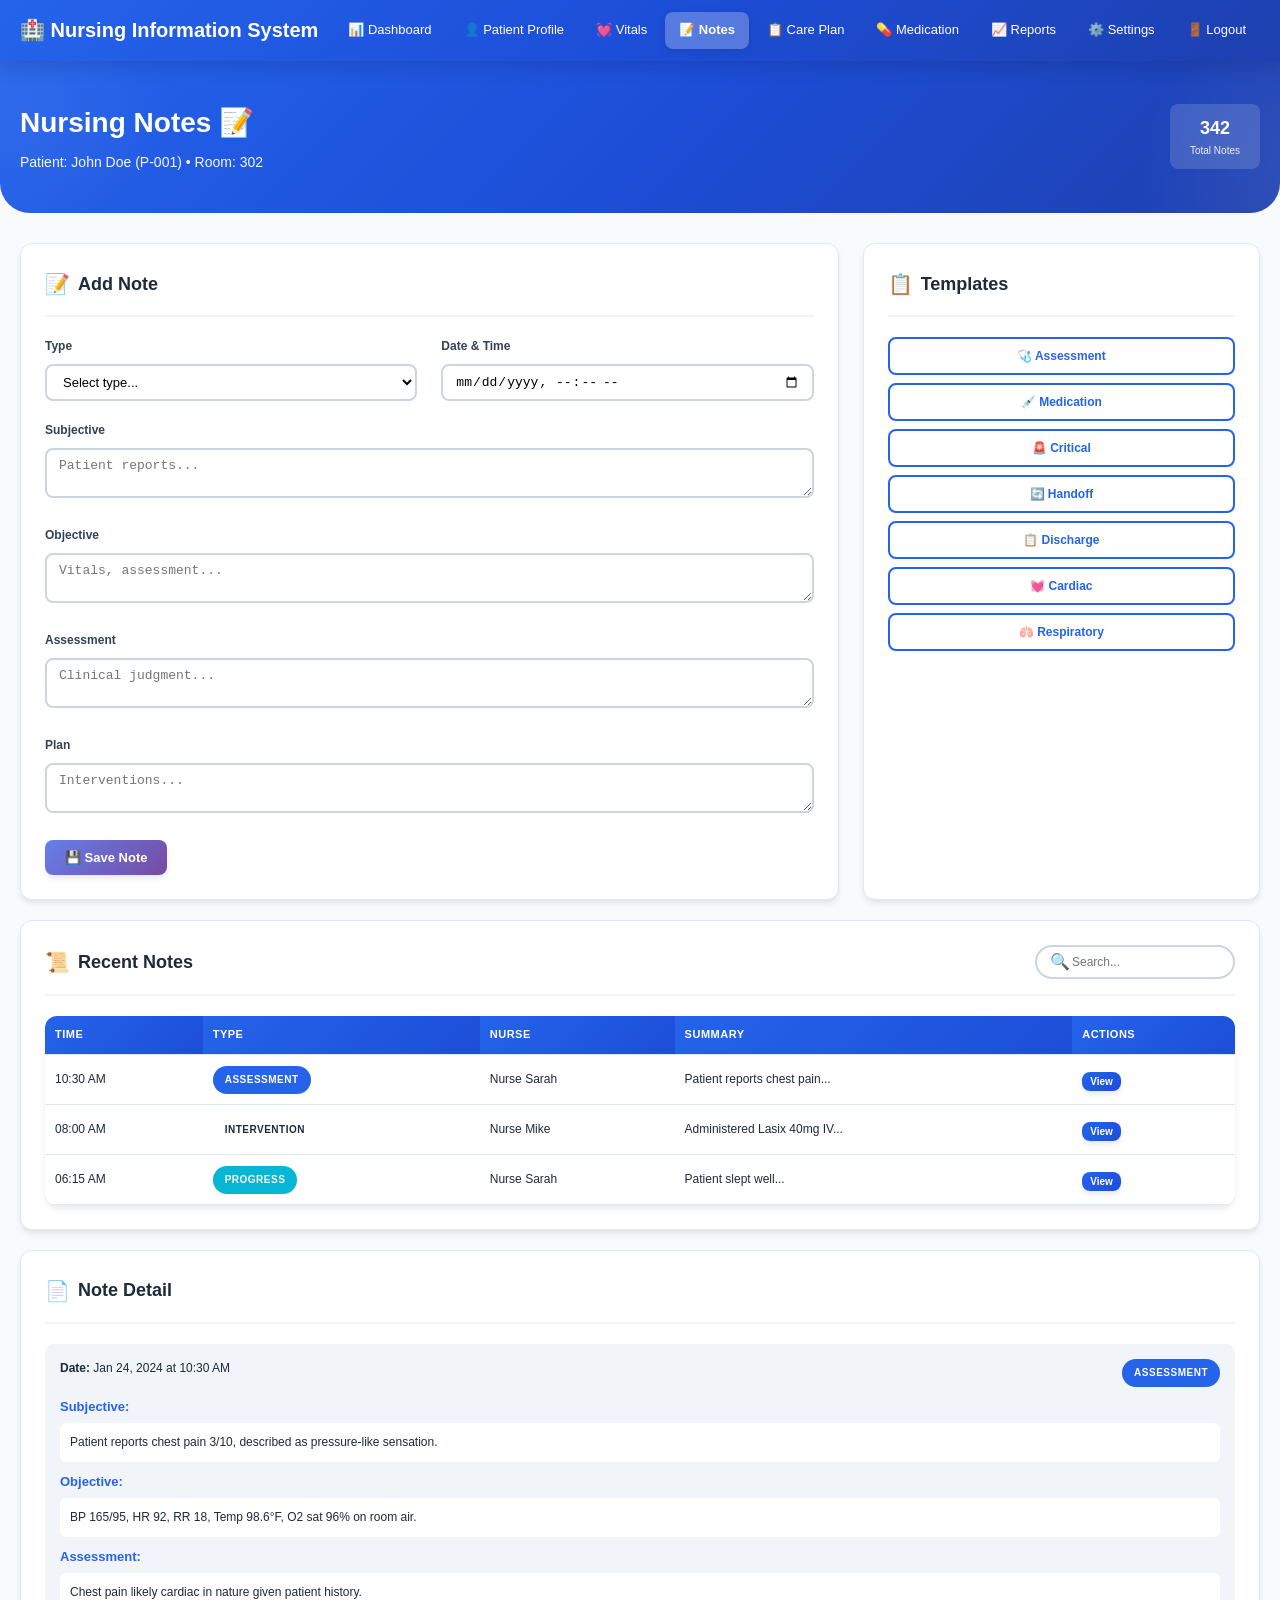
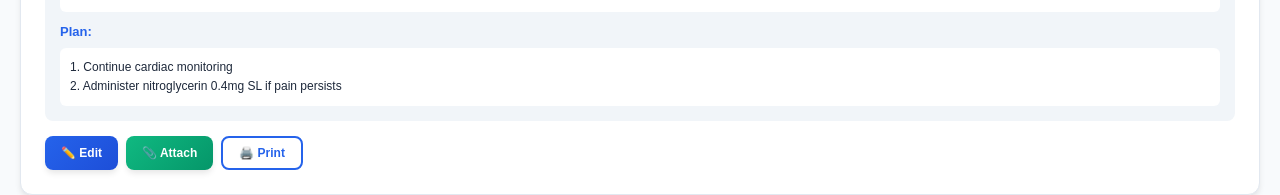
<file: nursing_notes.html>
<!DOCTYPE html>
<html lang="en">
<head>
    <meta charset="UTF-8">
    <meta name="viewport" content="width=device-width, initial-scale=1.0">
    <title>Nursing Notes - Nursing Information System</title>
    <link rel="stylesheet" href="styles.css">
</head>
<body>
    <nav class="navbar">
        <div class="container nav-container">
            <a href="dashboard.html" class="nav-brand">
                🏥 Nursing Information System
            </a>
            <ul class="nav-menu">
                <li><a href="dashboard.html" class="nav-link">📊 Dashboard</a></li>
                <li><a href="patient_profile.html" class="nav-link">👤 Patient Profile</a></li>
                <li><a href="vitals.html" class="nav-link">💓 Vitals</a></li>
                <li><a href="nursing_notes.html" class="nav-link active">📝 Notes</a></li>
                <li><a href="care_plan.html" class="nav-link">📋 Care Plan</a></li>
                <li><a href="medication.html" class="nav-link">💊 Medication</a></li>
                <li><a href="reports.html" class="nav-link">📈 Reports</a></li>
                <li><a href="settings.html" class="nav-link">⚙️ Settings</a></li>
                <li><a href="login.html" class="nav-link">🚪 Logout</a></li>
            </ul>
        </div>
    </nav>

    <div class="dashboard-header">
        <div class="container">
            <div style="display: flex; align-items: center; justify-content: space-between; flex-wrap: wrap; gap: 15px;">
                <div>
                    <h1 style="font-size: 28px; margin-bottom: 5px; font-weight: 800;">Nursing Notes 📝</h1>
                    <p style="opacity: 0.95; font-size: 14px;">Patient: John Doe (P-001) • Room: 302</p>
                </div>
                <div style="display: flex; gap: 10px;">
                    <div style="background: rgba(255,255,255,0.15); padding: 10px 20px; border-radius: 8px; backdrop-filter: blur(10px); text-align: center;">
                        <div style="font-size: 18px; font-weight: 700;">342</div>
                        <div style="font-size: 10px; opacity: 0.9;">Total Notes</div>
                    </div>
                </div>
            </div>
        </div>
    </div>

    <div class="container">
        <div class="grid grid-3" style="margin-bottom: 20px;">
            <!-- Add New Note -->
            <div class="card fade-in" style="grid-column: span 2;">
                <div class="card-header">
                    <div style="display: flex; align-items: center; gap: 8px;">
                        <span style="font-size: 20px;">📝</span>
                        <h3 class="card-title">Add Note</h3>
                    </div>
                </div>
                <form>
                    <div class="grid grid-2">
                        <div class="form-group">
                            <label class="form-label" style="font-size: 12px;">Type</label>
                            <select class="form-control" style="padding: 8px 12px; font-size: 13px;">
                                <option value="">Select type...</option>
                                <option value="assessment">Assessment</option>
                                <option value="intervention">Intervention</option>
                                <option value="progress">Progress Note</option>
                                <option value="evaluation">Evaluation</option>
                            </select>
                        </div>
                        <div class="form-group">
                            <label class="form-label" style="font-size: 12px;">Date & Time</label>
                            <input type="datetime-local" class="form-control" style="padding: 8px 12px; font-size: 13px;">
                        </div>
                    </div>
                    
                    <div class="form-group">
                        <label class="form-label" style="font-size: 12px;">Subjective</label>
                        <textarea class="form-control" style="padding: 8px 12px; font-size: 13px; min-height: 50px;" placeholder="Patient reports..."></textarea>
                    </div>
                    
                    <div class="form-group">
                        <label class="form-label" style="font-size: 12px;">Objective</label>
                        <textarea class="form-control" style="padding: 8px 12px; font-size: 13px; min-height: 50px;" placeholder="Vitals, assessment..."></textarea>
                    </div>
                    
                    <div class="form-group">
                        <label class="form-label" style="font-size: 12px;">Assessment</label>
                        <textarea class="form-control" style="padding: 8px 12px; font-size: 13px; min-height: 50px;" placeholder="Clinical judgment..."></textarea>
                    </div>
                    
                    <div class="form-group">
                        <label class="form-label" style="font-size: 12px;">Plan</label>
                        <textarea class="form-control" style="padding: 8px 12px; font-size: 13px; min-height: 50px;" placeholder="Interventions..."></textarea>
                    </div>
                    
                    <button type="submit" class="btn btn-primary" style="padding: 10px 20px; font-size: 13px; background: linear-gradient(135deg, #667eea, #764ba2); border: none;">💾 Save Note</button>
                </form>
            </div>
            
            <!-- Quick Templates -->
            <div class="card fade-in">
                <div class="card-header">
                    <div style="display: flex; align-items: center; gap: 8px;">
                        <span style="font-size: 20px;">📋</span>
                        <h3 class="card-title">Templates</h3>
                    </div>
                </div>
                <div style="display: flex; flex-direction: column; gap: 8px;">
                    <button class="btn btn-outline" style="text-align: left; padding: 10px 12px; font-size: 12px;">🩺 Assessment</button>
                    <button class="btn btn-outline" style="text-align: left; padding: 10px 12px; font-size: 12px;">💉 Medication</button>
                    <button class="btn btn-outline" style="text-align: left; padding: 10px 12px; font-size: 12px;">🚨 Critical</button>
                    <button class="btn btn-outline" style="text-align: left; padding: 10px 12px; font-size: 12px;">🔄 Handoff</button>
                    <button class="btn btn-outline" style="text-align: left; padding: 10px 12px; font-size: 12px;">📋 Discharge</button>
                    <button class="btn btn-outline" style="text-align: left; padding: 10px 12px; font-size: 12px;">💓 Cardiac</button>
                    <button class="btn btn-outline" style="text-align: left; padding: 10px 12px; font-size: 12px;">🫁 Respiratory</button>
                </div>
            </div>
        </div>

        <!-- Recent Notes -->
        <div class="card fade-in" style="margin-bottom: 20px;">
            <div class="card-header">
                <div style="display: flex; align-items: center; gap: 8px;">
                    <span style="font-size: 20px;">📜</span>
                    <h3 class="card-title">Recent Notes</h3>
                </div>
                <div class="search-box" style="margin-bottom: 0; width: 200px;">
                    <input type="text" style="padding: 8px 12px 8px 35px; font-size: 12px;" placeholder="Search...">
                </div>
            </div>
            
            <div class="table-container">
                <table class="table">
                    <thead>
                        <tr>
                            <th style="padding: 10px; font-size: 11px;">Time</th>
                            <th style="padding: 10px; font-size: 11px;">Type</th>
                            <th style="padding: 10px; font-size: 11px;">Nurse</th>
                            <th style="padding: 10px; font-size: 11px;">Summary</th>
                            <th style="padding: 10px; font-size: 11px;">Actions</th>
                        </tr>
                    </thead>
                    <tbody>
                        <tr>
                            <td style="padding: 10px; font-size: 12px;">10:30 AM</td>
                            <td style="padding: 10px;"><span class="badge badge-primary" style="font-size: 10px;">Assessment</span></td>
                            <td style="padding: 10px; font-size: 12px;">Nurse Sarah</td>
                            <td style="padding: 10px; font-size: 12px;">Patient reports chest pain...</td>
                            <td style="padding: 10px;">
                                <button class="btn btn-primary" style="padding: 4px 8px; font-size: 10px;">View</button>
                            </td>
                        </tr>
                        <tr>
                            <td style="padding: 10px; font-size: 12px;">08:00 AM</td>
                            <td style="padding: 10px;"><span class="badge badge-secondary" style="font-size: 10px;">Intervention</span></td>
                            <td style="padding: 10px; font-size: 12px;">Nurse Mike</td>
                            <td style="padding: 10px; font-size: 12px;">Administered Lasix 40mg IV...</td>
                            <td style="padding: 10px;">
                                <button class="btn btn-primary" style="padding: 4px 8px; font-size: 10px;">View</button>
                            </td>
                        </tr>
                        <tr>
                            <td style="padding: 10px; font-size: 12px;">06:15 AM</td>
                            <td style="padding: 10px;"><span class="badge badge-info" style="font-size: 10px;">Progress</span></td>
                            <td style="padding: 10px; font-size: 12px;">Nurse Sarah</td>
                            <td style="padding: 10px; font-size: 12px;">Patient slept well...</td>
                            <td style="padding: 10px;">
                                <button class="btn btn-primary" style="padding: 4px 8px; font-size: 10px;">View</button>
                            </td>
                        </tr>
                    </tbody>
                </table>
            </div>
        </div>

        <!-- Note Detail View -->
        <div class="card fade-in">
            <div class="card-header">
                <div style="display: flex; align-items: center; gap: 8px;">
                    <span style="font-size: 20px;">📄</span>
                    <h3 class="card-title">Note Detail</h3>
                </div>
            </div>
            <div style="padding: 15px; background: var(--gray-100); border-radius: 8px; margin-bottom: 15px;">
                <div style="display: flex; justify-content: space-between; margin-bottom: 10px; font-size: 12px;">
                    <div><strong>Date:</strong> Jan 24, 2024 at 10:30 AM</div>
                    <div><span class="badge badge-primary" style="font-size: 10px;">Assessment</span></div>
                </div>
                
                <div style="margin-bottom: 10px;">
                    <h4 style="color: var(--primary-color); margin-bottom: 5px; font-size: 13px;">Subjective:</h4>
                    <p style="background: var(--white); padding: 10px; border-radius: 6px; font-size: 12px;">Patient reports chest pain 3/10, described as pressure-like sensation.</p>
                </div>
                
                <div style="margin-bottom: 10px;">
                    <h4 style="color: var(--primary-color); margin-bottom: 5px; font-size: 13px;">Objective:</h4>
                    <p style="background: var(--white); padding: 10px; border-radius: 6px; font-size: 12px;">BP 165/95, HR 92, RR 18, Temp 98.6°F, O2 sat 96% on room air.</p>
                </div>
                
                <div style="margin-bottom: 10px;">
                    <h4 style="color: var(--primary-color); margin-bottom: 5px; font-size: 13px;">Assessment:</h4>
                    <p style="background: var(--white); padding: 10px; border-radius: 6px; font-size: 12px;">Chest pain likely cardiac in nature given patient history.</p>
                </div>
                
                <div>
                    <h4 style="color: var(--primary-color); margin-bottom: 5px; font-size: 13px;">Plan:</h4>
                    <p style="background: var(--white); padding: 10px; border-radius: 6px; font-size: 12px;">1. Continue cardiac monitoring<br>2. Administer nitroglycerin 0.4mg SL if pain persists</p>
                </div>
            </div>
            
            <div style="display: flex; gap: 8px;">
                <button class="btn btn-primary" style="padding: 8px 16px; font-size: 12px;">✏️ Edit</button>
                <button class="btn btn-secondary" style="padding: 8px 16px; font-size: 12px;">📎 Attach</button>
                <button class="btn btn-outline" style="padding: 8px 16px; font-size: 12px;">🖨️ Print</button>
            </div>
        </div>
    </div>
</body>
</html>
</file>
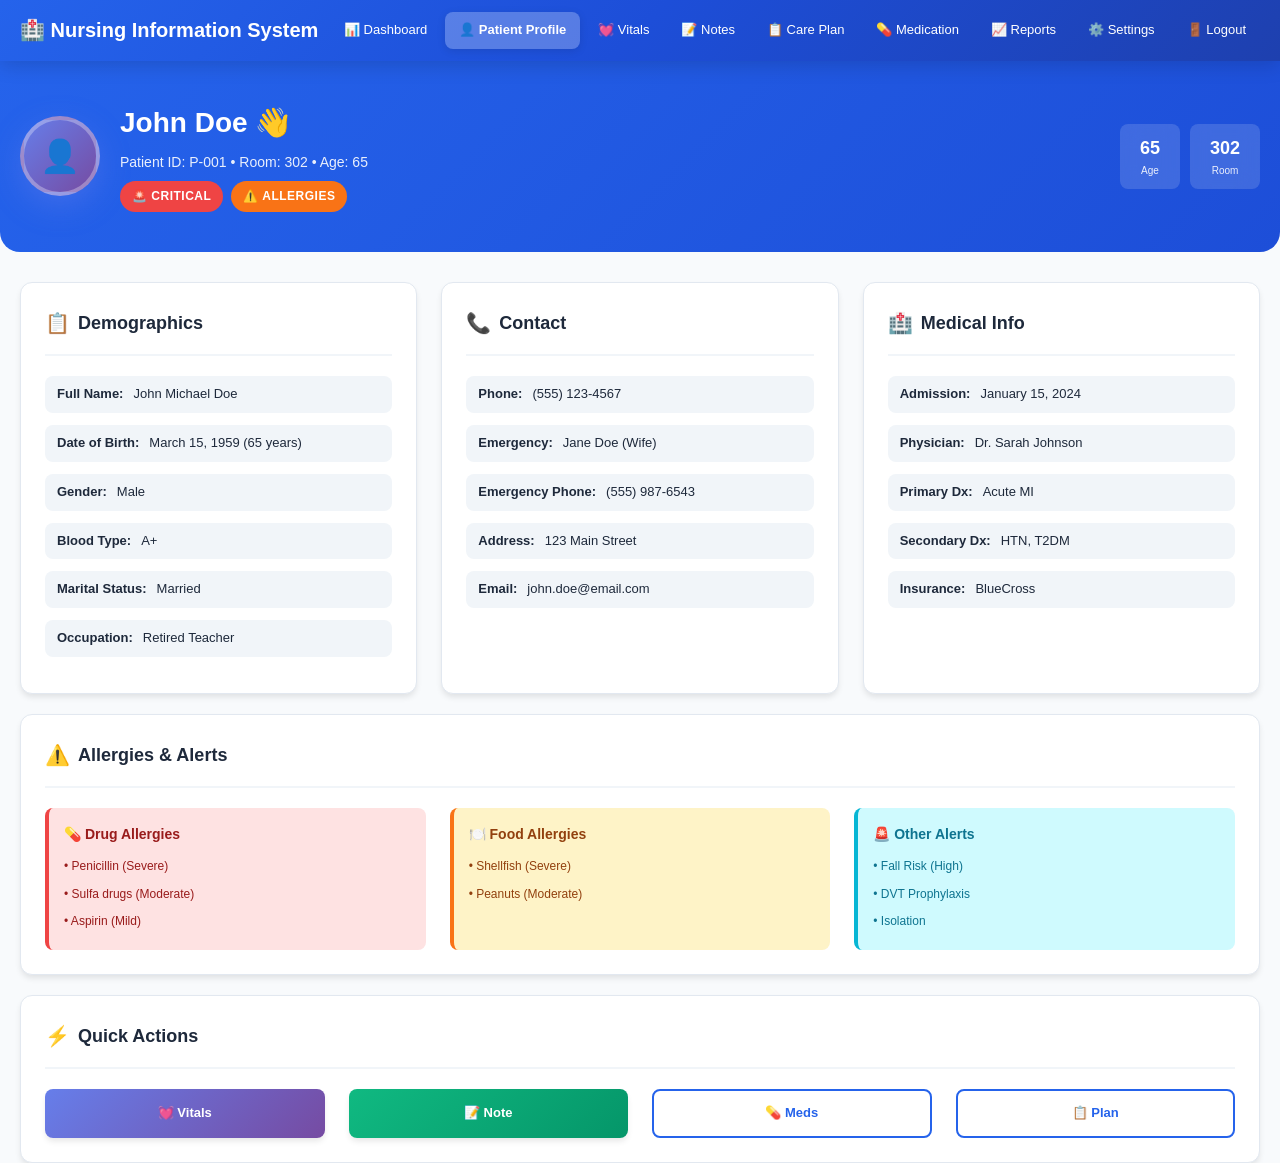
<file: patient_profile.html>
<!DOCTYPE html>
<html lang="en">
<head>
    <meta charset="UTF-8">
    <meta name="viewport" content="width=device-width, initial-scale=1.0">
    <title>Patient Profile - Nursing Information System</title>
    <link rel="stylesheet" href="styles.css">
</head>
<body>
    <nav class="navbar">
        <div class="container nav-container">
            <a href="dashboard.html" class="nav-brand">
                🏥 Nursing Information System
            </a>
            <ul class="nav-menu">
                <li><a href="dashboard.html" class="nav-link">📊 Dashboard</a></li>
                <li><a href="patient_profile.html" class="nav-link active">👤 Patient Profile</a></li>
                <li><a href="vitals.html" class="nav-link">💓 Vitals</a></li>
                <li><a href="nursing_notes.html" class="nav-link">📝 Notes</a></li>
                <li><a href="care_plan.html" class="nav-link">📋 Care Plan</a></li>
                <li><a href="medication.html" class="nav-link">💊 Medication</a></li>
                <li><a href="reports.html" class="nav-link">📈 Reports</a></li>
                <li><a href="settings.html" class="nav-link">⚙️ Settings</a></li>
                <li><a href="login.html" class="nav-link">🚪 Logout</a></li>
            </ul>
        </div>
    </nav>

    <div class="profile-header">
        <div class="container">
            <div style="display: flex; align-items: center; gap: 20px; flex-wrap: wrap;">
                <div style="width: 80px; height: 80px; background: linear-gradient(135deg, #667eea, #764ba2); border-radius: 50%; display: flex; align-items: center; justify-content: center; box-shadow: 0 10px 30px rgba(102, 126, 234, 0.4); border: 4px solid rgba(255, 255, 255, 0.3);">
                    <span style="font-size: 32px; color: white;">👤</span>
                </div>
                <div style="flex: 1;">
                    <h1 style="font-size: 28px; margin-bottom: 5px; font-weight: 800;">John Doe 👋</h1>
                    <p style="opacity: 0.9; font-size: 14px;">Patient ID: P-001 • Room: 302 • Age: 65</p>
                    <div style="margin-top: 8px; display: flex; gap: 8px;">
                        <span class="badge badge-danger" style="font-size: 12px;">🚨 Critical</span>
                        <span class="badge badge-warning" style="font-size: 12px;">⚠️ Allergies</span>
                    </div>
                </div>
                <div style="display: flex; gap: 10px;">
                    <div style="background: rgba(255,255,255,0.15); padding: 10px 20px; border-radius: 8px; backdrop-filter: blur(10px); text-align: center;">
                        <div style="font-size: 18px; font-weight: 700;">65</div>
                        <div style="font-size: 10px; opacity: 0.9;">Age</div>
                    </div>
                    <div style="background: rgba(255,255,255,0.15); padding: 10px 20px; border-radius: 8px; backdrop-filter: blur(10px); text-align: center;">
                        <div style="font-size: 18px; font-weight: 700;">302</div>
                        <div style="font-size: 10px; opacity: 0.9;">Room</div>
                    </div>
                </div>
            </div>
        </div>
    </div>

    <div class="container">
        <div class="grid grid-3" style="margin-bottom: 20px;">
            <!-- Demographics -->
            <div class="card fade-in">
                <div class="card-header">
                    <div style="display: flex; align-items: center; gap: 8px;">
                        <span style="font-size: 20px;">📋</span>
                        <h3 class="card-title">Demographics</h3>
                    </div>
                </div>
                <div class="patient-info-item" style="padding: 8px 12px;">
                    <strong style="font-size: 13px;">Full Name:</strong>
                    <span style="font-size: 13px;">John Michael Doe</span>
                </div>
                <div class="patient-info-item" style="padding: 8px 12px;">
                    <strong style="font-size: 13px;">Date of Birth:</strong>
                    <span style="font-size: 13px;">March 15, 1959 (65 years)</span>
                </div>
                <div class="patient-info-item" style="padding: 8px 12px;">
                    <strong style="font-size: 13px;">Gender:</strong>
                    <span style="font-size: 13px;">Male</span>
                </div>
                <div class="patient-info-item" style="padding: 8px 12px;">
                    <strong style="font-size: 13px;">Blood Type:</strong>
                    <span style="font-size: 13px;">A+</span>
                </div>
                <div class="patient-info-item" style="padding: 8px 12px;">
                    <strong style="font-size: 13px;">Marital Status:</strong>
                    <span style="font-size: 13px;">Married</span>
                </div>
                <div class="patient-info-item" style="padding: 8px 12px;">
                    <strong style="font-size: 13px;">Occupation:</strong>
                    <span style="font-size: 13px;">Retired Teacher</span>
                </div>
            </div>

            <!-- Contact Information -->
            <div class="card fade-in">
                <div class="card-header">
                    <div style="display: flex; align-items: center; gap: 8px;">
                        <span style="font-size: 20px;">📞</span>
                        <h3 class="card-title">Contact</h3>
                    </div>
                </div>
                <div class="patient-info-item" style="padding: 8px 12px;">
                    <strong style="font-size: 13px;">Phone:</strong>
                    <span style="font-size: 13px;">(555) 123-4567</span>
                </div>
                <div class="patient-info-item" style="padding: 8px 12px;">
                    <strong style="font-size: 13px;">Emergency:</strong>
                    <span style="font-size: 13px;">Jane Doe (Wife)</span>
                </div>
                <div class="patient-info-item" style="padding: 8px 12px;">
                    <strong style="font-size: 13px;">Emergency Phone:</strong>
                    <span style="font-size: 13px;">(555) 987-6543</span>
                </div>
                <div class="patient-info-item" style="padding: 8px 12px;">
                    <strong style="font-size: 13px;">Address:</strong>
                    <span style="font-size: 13px;">123 Main Street</span>
                </div>
                <div class="patient-info-item" style="padding: 8px 12px;">
                    <strong style="font-size: 13px;">Email:</strong>
                    <span style="font-size: 13px;">john.doe@email.com</span>
                </div>
            </div>

            <!-- Medical Information -->
            <div class="card fade-in">
                <div class="card-header">
                    <div style="display: flex; align-items: center; gap: 8px;">
                        <span style="font-size: 20px;">🏥</span>
                        <h3 class="card-title">Medical Info</h3>
                    </div>
                </div>
                <div class="patient-info-item" style="padding: 8px 12px;">
                    <strong style="font-size: 13px;">Admission:</strong>
                    <span style="font-size: 13px;">January 15, 2024</span>
                </div>
                <div class="patient-info-item" style="padding: 8px 12px;">
                    <strong style="font-size: 13px;">Physician:</strong>
                    <span style="font-size: 13px;">Dr. Sarah Johnson</span>
                </div>
                <div class="patient-info-item" style="padding: 8px 12px;">
                    <strong style="font-size: 13px;">Primary Dx:</strong>
                    <span style="font-size: 13px;">Acute MI</span>
                </div>
                <div class="patient-info-item" style="padding: 8px 12px;">
                    <strong style="font-size: 13px;">Secondary Dx:</strong>
                    <span style="font-size: 13px;">HTN, T2DM</span>
                </div>
                <div class="patient-info-item" style="padding: 8px 12px;">
                    <strong style="font-size: 13px;">Insurance:</strong>
                    <span style="font-size: 13px;">BlueCross</span>
                </div>
            </div>
        </div>

        <!-- Allergies -->
        <div class="card fade-in" style="margin-bottom: 20px;">
            <div class="card-header">
                <div style="display: flex; align-items: center; gap: 8px;">
                    <span style="font-size: 20px;">⚠️</span>
                    <h3 class="card-title">Allergies & Alerts</h3>
                </div>
            </div>
            <div class="grid grid-3">
                <div style="padding: 15px; background: #fee2e2; border-radius: 8px; border-left: 4px solid var(--danger-color);">
                    <h4 style="color: #991b1b; margin-bottom: 8px; font-size: 14px;">💊 Drug Allergies</h4>
                    <ul style="list-style: none; color: #991b1b; font-size: 12px; margin: 0; padding: 0;">
                        <li style="padding: 4px 0;">• Penicillin (Severe)</li>
                        <li style="padding: 4px 0;">• Sulfa drugs (Moderate)</li>
                        <li style="padding: 4px 0;">• Aspirin (Mild)</li>
                    </ul>
                </div>
                <div style="padding: 15px; background: #fef3c7; border-radius: 8px; border-left: 4px solid var(--warning-color);">
                    <h4 style="color: #92400e; margin-bottom: 8px; font-size: 14px;">🍽️ Food Allergies</h4>
                    <ul style="list-style: none; color: #92400e; font-size: 12px; margin: 0; padding: 0;">
                        <li style="padding: 4px 0;">• Shellfish (Severe)</li>
                        <li style="padding: 4px 0;">• Peanuts (Moderate)</li>
                    </ul>
                </div>
                <div style="padding: 15px; background: #cffafe; border-radius: 8px; border-left: 4px solid var(--info-color);">
                    <h4 style="color: #0e7490; margin-bottom: 8px; font-size: 14px;">🚨 Other Alerts</h4>
                    <ul style="list-style: none; color: #0e7490; font-size: 12px; margin: 0; padding: 0;">
                        <li style="padding: 4px 0;">• Fall Risk (High)</li>
                        <li style="padding: 4px 0;">• DVT Prophylaxis</li>
                        <li style="padding: 4px 0;">• Isolation</li>
                    </ul>
                </div>
            </div>
        </div>

        <!-- Quick Actions -->
        <div class="card fade-in">
            <div class="card-header">
                <div style="display: flex; align-items: center; gap: 8px;">
                    <span style="font-size: 20px;">⚡</span>
                    <h3 class="card-title">Quick Actions</h3>
                </div>
            </div>
            <div class="grid grid-4">
                <a href="vitals.html" class="btn btn-primary" style="text-align: center; padding: 12px; font-size: 13px; background: linear-gradient(135deg, #667eea, #764ba2); border: none;">💓 Vitals</a>
                <a href="nursing_notes.html" class="btn btn-secondary" style="text-align: center; padding: 12px; font-size: 13px; background: linear-gradient(135deg, #10b981, #059669); border: none;">📝 Note</a>
                <a href="medication.html" class="btn btn-outline" style="text-align: center; padding: 12px; font-size: 13px;">💊 Meds</a>
                <a href="care_plan.html" class="btn btn-outline" style="text-align: center; padding: 12px; font-size: 13px;">📋 Plan</a>
            </div>
        </div>
    </div>
</body>
</html>
</file>
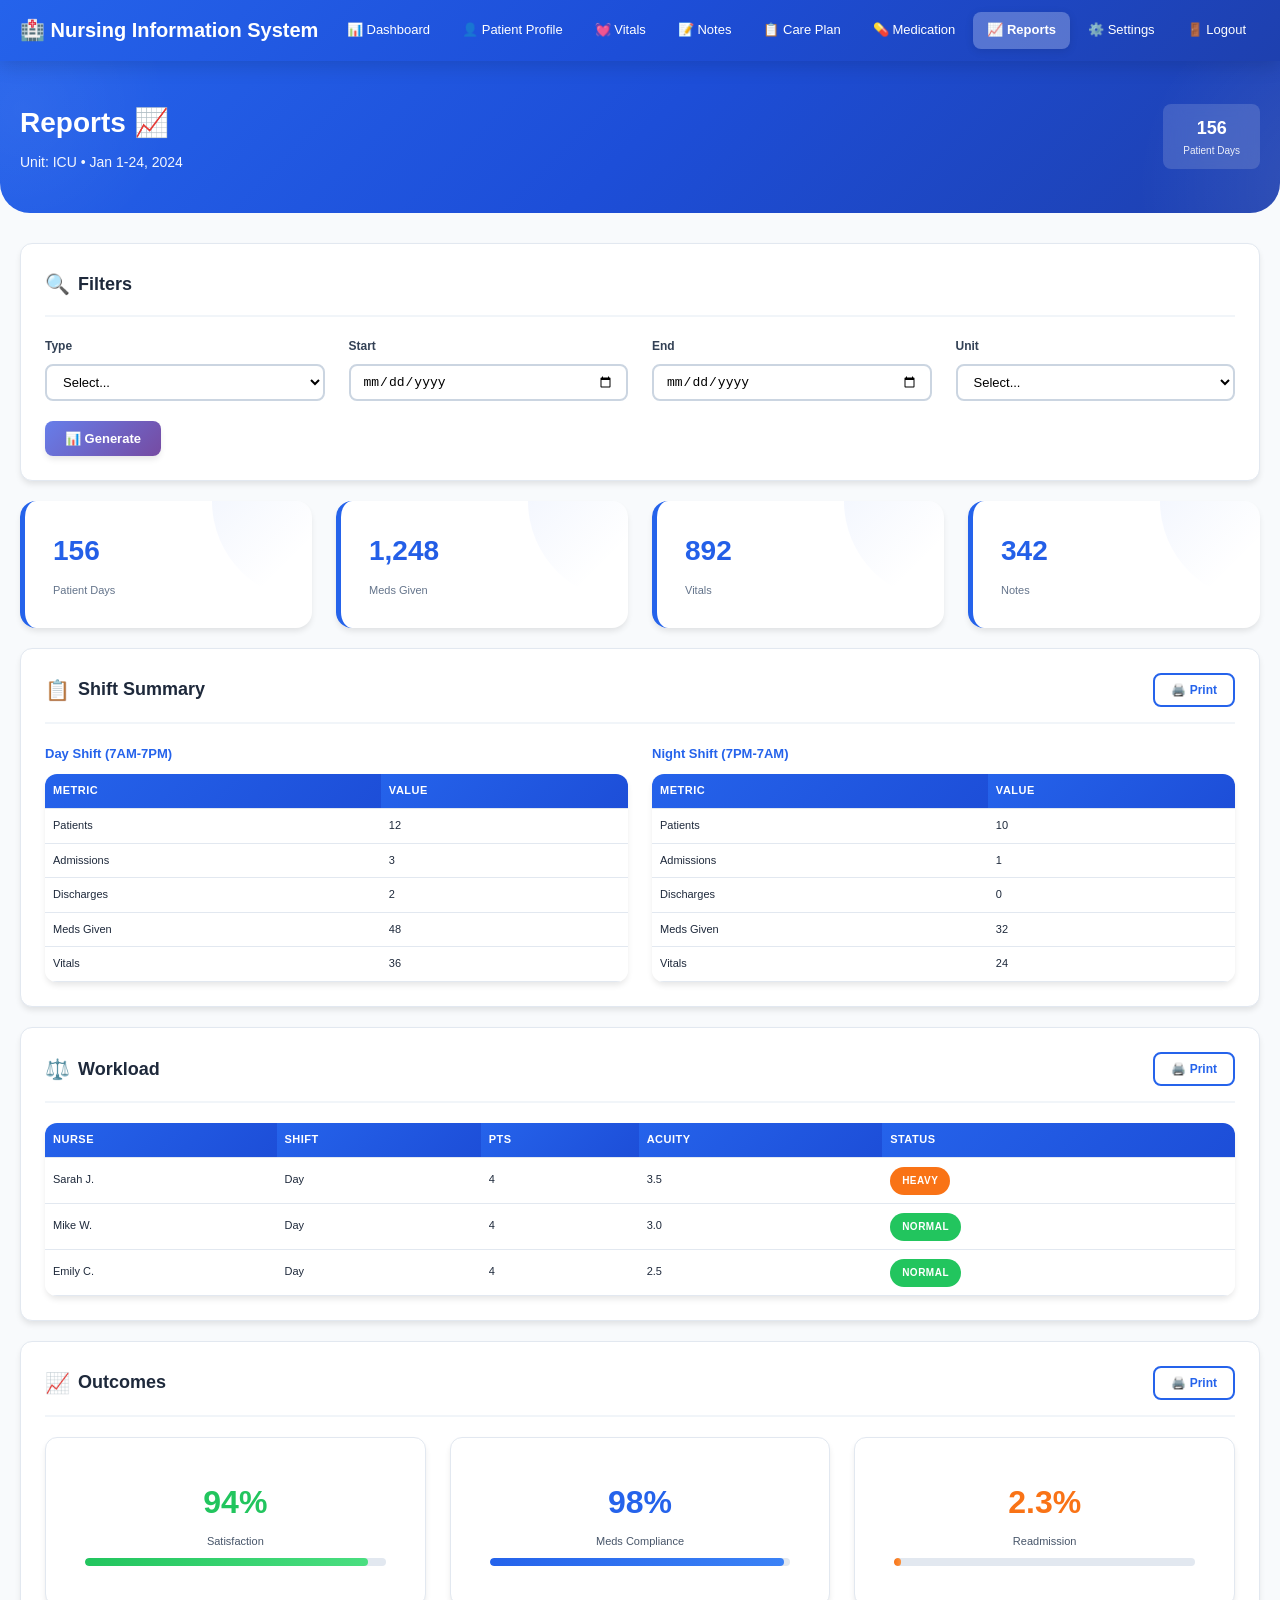
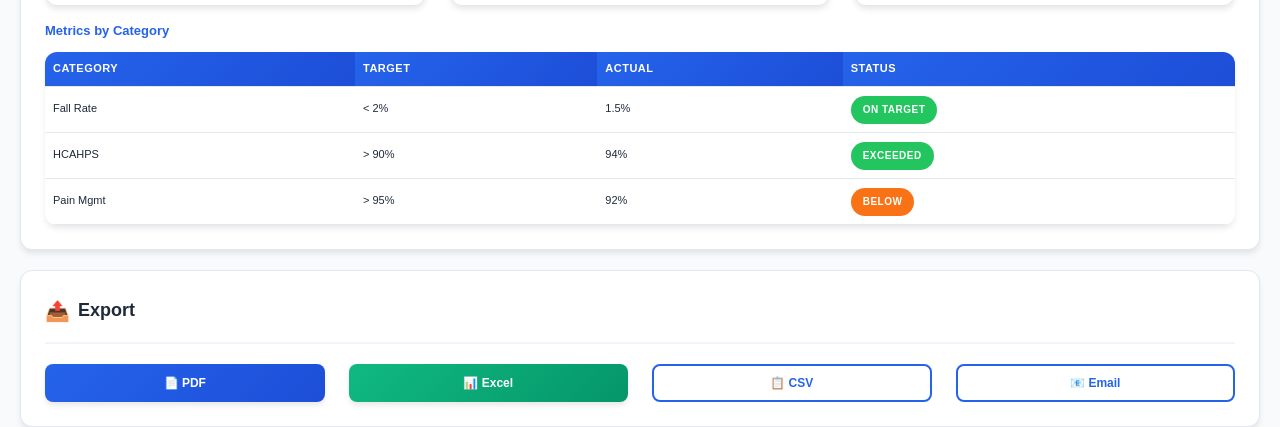
<file: reports.html>
<!DOCTYPE html>
<html lang="en">
<head>
    <meta charset="UTF-8">
    <meta name="viewport" content="width=device-width, initial-scale=1.0">
    <title>Reports & Analytics - Nursing Information System</title>
    <link rel="stylesheet" href="styles.css">
</head>
<body>
    <nav class="navbar">
        <div class="container nav-container">
            <a href="dashboard.html" class="nav-brand">
                🏥 Nursing Information System
            </a>
            <ul class="nav-menu">
                <li><a href="dashboard.html" class="nav-link">📊 Dashboard</a></li>
                <li><a href="patient_profile.html" class="nav-link">👤 Patient Profile</a></li>
                <li><a href="vitals.html" class="nav-link">💓 Vitals</a></li>
                <li><a href="nursing_notes.html" class="nav-link">📝 Notes</a></li>
                <li><a href="care_plan.html" class="nav-link">📋 Care Plan</a></li>
                <li><a href="medication.html" class="nav-link">💊 Medication</a></li>
                <li><a href="reports.html" class="nav-link active">📈 Reports</a></li>
                <li><a href="settings.html" class="nav-link">⚙️ Settings</a></li>
                <li><a href="login.html" class="nav-link">🚪 Logout</a></li>
            </ul>
        </div>
    </nav>

    <div class="dashboard-header">
        <div class="container">
            <div style="display: flex; align-items: center; justify-content: space-between; flex-wrap: wrap; gap: 15px;">
                <div>
                    <h1 style="font-size: 28px; margin-bottom: 5px; font-weight: 800;">Reports 📈</h1>
                    <p style="opacity: 0.95; font-size: 14px;">Unit: ICU • Jan 1-24, 2024</p>
                </div>
                <div style="display: flex; gap: 10px;">
                    <div style="background: rgba(255,255,255,0.15); padding: 10px 20px; border-radius: 8px; backdrop-filter: blur(10px); text-align: center;">
                        <div style="font-size: 18px; font-weight: 700;">156</div>
                        <div style="font-size: 10px; opacity: 0.9;">Patient Days</div>
                    </div>
                </div>
            </div>
        </div>
    </div>

    <div class="container">
        <!-- Report Filters -->
        <div class="card fade-in" style="margin-bottom: 20px;">
            <div class="card-header">
                <div style="display: flex; align-items: center; gap: 8px;">
                    <span style="font-size: 20px;">🔍</span>
                    <h3 class="card-title">Filters</h3>
                </div>
            </div>
            <div class="grid grid-4">
                <div class="form-group">
                    <label class="form-label" style="font-size: 12px;">Type</label>
                    <select class="form-control" style="padding: 8px 12px; font-size: 13px;">
                        <option value="">Select...</option>
                        <option value="shift">Shift Summary</option>
                        <option value="workload">Workload</option>
                        <option value="outcomes">Outcomes</option>
                    </select>
                </div>
                <div class="form-group">
                    <label class="form-label" style="font-size: 12px;">Start</label>
                    <input type="date" class="form-control" style="padding: 8px 12px; font-size: 13px;">
                </div>
                <div class="form-group">
                    <label class="form-label" style="font-size: 12px;">End</label>
                    <input type="date" class="form-control" style="padding: 8px 12px; font-size: 13px;">
                </div>
                <div class="form-group">
                    <label class="form-label" style="font-size: 12px;">Unit</label>
                    <select class="form-control" style="padding: 8px 12px; font-size: 13px;">
                        <option value="">Select...</option>
                        <option value="icu">ICU</option>
                        <option value="med surg">Med-Surg</option>
                    </select>
                </div>
            </div>
            <button class="btn btn-primary" style="padding: 10px 20px; font-size: 13px; background: linear-gradient(135deg, #667eea, #764ba2); border: none;">📊 Generate</button>
        </div>

        <!-- Key Metrics -->
        <div class="grid grid-4" style="margin-bottom: 20px;">
            <div class="stat-card fade-in">
                <div class="stat-value" style="font-size: 28px;">156</div>
                <div class="stat-label" style="font-size: 11px;">Patient Days</div>
            </div>
            <div class="stat-card fade-in">
                <div class="stat-value" style="font-size: 28px;">1,248</div>
                <div class="stat-label" style="font-size: 11px;">Meds Given</div>
            </div>
            <div class="stat-card fade-in">
                <div class="stat-value" style="font-size: 28px;">892</div>
                <div class="stat-label" style="font-size: 11px;">Vitals</div>
            </div>
            <div class="stat-card fade-in">
                <div class="stat-value" style="font-size: 28px;">342</div>
                <div class="stat-label" style="font-size: 11px;">Notes</div>
            </div>
        </div>

        <!-- Shift Summary Report -->
        <div class="card fade-in" style="margin-bottom: 20px;">
            <div class="card-header">
                <div style="display: flex; align-items: center; gap: 8px;">
                    <span style="font-size: 20px;">📋</span>
                    <h3 class="card-title">Shift Summary</h3>
                </div>
                <button class="btn btn-outline" style="padding: 8px 16px; font-size: 12px;">🖨️ Print</button>
            </div>
            
            <div class="grid grid-2">
                <div>
                    <h4 style="margin-bottom: 10px; color: var(--primary-color); font-size: 13px;">Day Shift (7AM-7PM)</h4>
                    <div class="table-container">
                        <table class="table">
                            <thead>
                                <tr>
                                    <th style="padding: 8px; font-size: 11px;">Metric</th>
                                    <th style="padding: 8px; font-size: 11px;">Value</th>
                                </tr>
                            </thead>
                            <tbody>
                                <tr>
                                    <td style="padding: 8px; font-size: 11px;">Patients</td>
                                    <td style="padding: 8px; font-size: 11px;">12</td>
                                </tr>
                                <tr>
                                    <td style="padding: 8px; font-size: 11px;">Admissions</td>
                                    <td style="padding: 8px; font-size: 11px;">3</td>
                                </tr>
                                <tr>
                                    <td style="padding: 8px; font-size: 11px;">Discharges</td>
                                    <td style="padding: 8px; font-size: 11px;">2</td>
                                </tr>
                                <tr>
                                    <td style="padding: 8px; font-size: 11px;">Meds Given</td>
                                    <td style="padding: 8px; font-size: 11px;">48</td>
                                </tr>
                                <tr>
                                    <td style="padding: 8px; font-size: 11px;">Vitals</td>
                                    <td style="padding: 8px; font-size: 11px;">36</td>
                                </tr>
                            </tbody>
                        </table>
                    </div>
                </div>
                
                <div>
                    <h4 style="margin-bottom: 10px; color: var(--primary-color); font-size: 13px;">Night Shift (7PM-7AM)</h4>
                    <div class="table-container">
                        <table class="table">
                            <thead>
                                <tr>
                                    <th style="padding: 8px; font-size: 11px;">Metric</th>
                                    <th style="padding: 8px; font-size: 11px;">Value</th>
                                </tr>
                            </thead>
                            <tbody>
                                <tr>
                                    <td style="padding: 8px; font-size: 11px;">Patients</td>
                                    <td style="padding: 8px; font-size: 11px;">10</td>
                                </tr>
                                <tr>
                                    <td style="padding: 8px; font-size: 11px;">Admissions</td>
                                    <td style="padding: 8px; font-size: 11px;">1</td>
                                </tr>
                                <tr>
                                    <td style="padding: 8px; font-size: 11px;">Discharges</td>
                                    <td style="padding: 8px; font-size: 11px;">0</td>
                                </tr>
                                <tr>
                                    <td style="padding: 8px; font-size: 11px;">Meds Given</td>
                                    <td style="padding: 8px; font-size: 11px;">32</td>
                                </tr>
                                <tr>
                                    <td style="padding: 8px; font-size: 11px;">Vitals</td>
                                    <td style="padding: 8px; font-size: 11px;">24</td>
                                </tr>
                            </tbody>
                        </table>
                    </div>
                </div>
            </div>
        </div>

        <!-- Workload Report -->
        <div class="card fade-in" style="margin-bottom: 20px;">
            <div class="card-header">
                <div style="display: flex; align-items: center; gap: 8px;">
                    <span style="font-size: 20px;">⚖️</span>
                    <h3 class="card-title">Workload</h3>
                </div>
                <button class="btn btn-outline" style="padding: 8px 16px; font-size: 12px;">🖨️ Print</button>
            </div>
            
            <div class="table-container">
                <table class="table">
                    <thead>
                        <tr>
                            <th style="padding: 8px; font-size: 11px;">Nurse</th>
                            <th style="padding: 8px; font-size: 11px;">Shift</th>
                            <th style="padding: 8px; font-size: 11px;">Pts</th>
                            <th style="padding: 8px; font-size: 11px;">Acuity</th>
                            <th style="padding: 8px; font-size: 11px;">Status</th>
                        </tr>
                    </thead>
                    <tbody>
                        <tr>
                            <td style="padding: 8px; font-size: 11px;">Sarah J.</td>
                            <td style="padding: 8px; font-size: 11px;">Day</td>
                            <td style="padding: 8px; font-size: 11px;">4</td>
                            <td style="padding: 8px; font-size: 11px;">3.5</td>
                            <td style="padding: 8px;"><span class="badge badge-warning" style="font-size: 10px;">Heavy</span></td>
                        </tr>
                        <tr>
                            <td style="padding: 8px; font-size: 11px;">Mike W.</td>
                            <td style="padding: 8px; font-size: 11px;">Day</td>
                            <td style="padding: 8px; font-size: 11px;">4</td>
                            <td style="padding: 8px; font-size: 11px;">3.0</td>
                            <td style="padding: 8px;"><span class="badge badge-success" style="font-size: 10px;">Normal</span></td>
                        </tr>
                        <tr>
                            <td style="padding: 8px; font-size: 11px;">Emily C.</td>
                            <td style="padding: 8px; font-size: 11px;">Day</td>
                            <td style="padding: 8px; font-size: 11px;">4</td>
                            <td style="padding: 8px; font-size: 11px;">2.5</td>
                            <td style="padding: 8px;"><span class="badge badge-success" style="font-size: 10px;">Normal</span></td>
                        </tr>
                    </tbody>
                </table>
            </div>
        </div>

        <!-- Patient Outcomes -->
        <div class="card fade-in" style="margin-bottom: 20px;">
            <div class="card-header">
                <div style="display: flex; align-items: center; gap: 8px;">
                    <span style="font-size: 20px;">📈</span>
                    <h3 class="card-title">Outcomes</h3>
                </div>
                <button class="btn btn-outline" style="padding: 8px 16px; font-size: 12px;">🖨️ Print</button>
            </div>
            
            <div class="grid grid-3">
                <div class="card fade-in" style="margin-bottom: 0;">
                    <div style="padding: 15px; text-align: center;">
                        <div style="font-size: 32px; font-weight: 700; color: var(--success-color); margin-bottom: 5px;">94%</div>
                        <div style="color: var(--gray-600); margin-bottom: 8px; font-size: 11px;">Satisfaction</div>
                        <div class="progress-bar" style="height: 8px;">
                            <div class="progress-fill" style="width: 94%; height: 8px; background: linear-gradient(90deg, var(--success-color), #4ade80);"></div>
                        </div>
                    </div>
                </div>
                
                <div class="card fade-in" style="margin-bottom: 0;">
                    <div style="padding: 15px; text-align: center;">
                        <div style="font-size: 32px; font-weight: 700; color: var(--primary-color); margin-bottom: 5px;">98%</div>
                        <div style="color: var(--gray-600); margin-bottom: 8px; font-size: 11px;">Meds Compliance</div>
                        <div class="progress-bar" style="height: 8px;">
                            <div class="progress-fill" style="width: 98%; height: 8px;"></div>
                        </div>
                    </div>
                </div>
                
                <div class="card fade-in" style="margin-bottom: 0;">
                    <div style="padding: 15px; text-align: center;">
                        <div style="font-size: 32px; font-weight: 700; color: var(--warning-color); margin-bottom: 5px;">2.3%</div>
                        <div style="color: var(--gray-600); margin-bottom: 8px; font-size: 11px;">Readmission</div>
                        <div class="progress-bar" style="height: 8px;">
                            <div class="progress-fill" style="width: 2.3%; height: 8px; background: linear-gradient(90deg, var(--warning-color), #fb923c);"></div>
                        </div>
                    </div>
                </div>
            </div>
            
            <div style="margin-top: 15px;">
                <h4 style="margin-bottom: 10px; color: var(--primary-color); font-size: 13px;">Metrics by Category</h4>
                <div class="table-container">
                    <table class="table">
                        <thead>
                            <tr>
                                <th style="padding: 8px; font-size: 11px;">Category</th>
                                <th style="padding: 8px; font-size: 11px;">Target</th>
                                <th style="padding: 8px; font-size: 11px;">Actual</th>
                                <th style="padding: 8px; font-size: 11px;">Status</th>
                            </tr>
                        </thead>
                        <tbody>
                            <tr>
                                <td style="padding: 8px; font-size: 11px;">Fall Rate</td>
                                <td style="padding: 8px; font-size: 11px;">&lt; 2%</td>
                                <td style="padding: 8px; font-size: 11px;">1.5%</td>
                                <td style="padding: 8px;"><span class="badge badge-success" style="font-size: 10px;">On Target</span></td>
                            </tr>
                            <tr>
                                <td style="padding: 8px; font-size: 11px;">HCAHPS</td>
                                <td style="padding: 8px; font-size: 11px;">&gt; 90%</td>
                                <td style="padding: 8px; font-size: 11px;">94%</td>
                                <td style="padding: 8px;"><span class="badge badge-success" style="font-size: 10px;">Exceeded</span></td>
                            </tr>
                            <tr>
                                <td style="padding: 8px; font-size: 11px;">Pain Mgmt</td>
                                <td style="padding: 8px; font-size: 11px;">&gt; 95%</td>
                                <td style="padding: 8px; font-size: 11px;">92%</td>
                                <td style="padding: 8px;"><span class="badge badge-warning" style="font-size: 10px;">Below</span></td>
                            </tr>
                        </tbody>
                    </table>
                </div>
            </div>
        </div>

        <!-- Export Options -->
        <div class="card fade-in">
            <div class="card-header">
                <div style="display: flex; align-items: center; gap: 8px;">
                    <span style="font-size: 20px;">📤</span>
                    <h3 class="card-title">Export</h3>
                </div>
            </div>
            <div class="grid grid-4">
                <button class="btn btn-primary" style="text-align: center; padding: 10px; font-size: 12px;">📄 PDF</button>
                <button class="btn btn-secondary" style="text-align: center; padding: 10px; font-size: 12px;">📊 Excel</button>
                <button class="btn btn-outline" style="text-align: center; padding: 10px; font-size: 12px;">📋 CSV</button>
                <button class="btn btn-outline" style="text-align: center; padding: 10px; font-size: 12px;">📧 Email</button>
            </div>
        </div>
    </div>
</body>
</html>
</file>
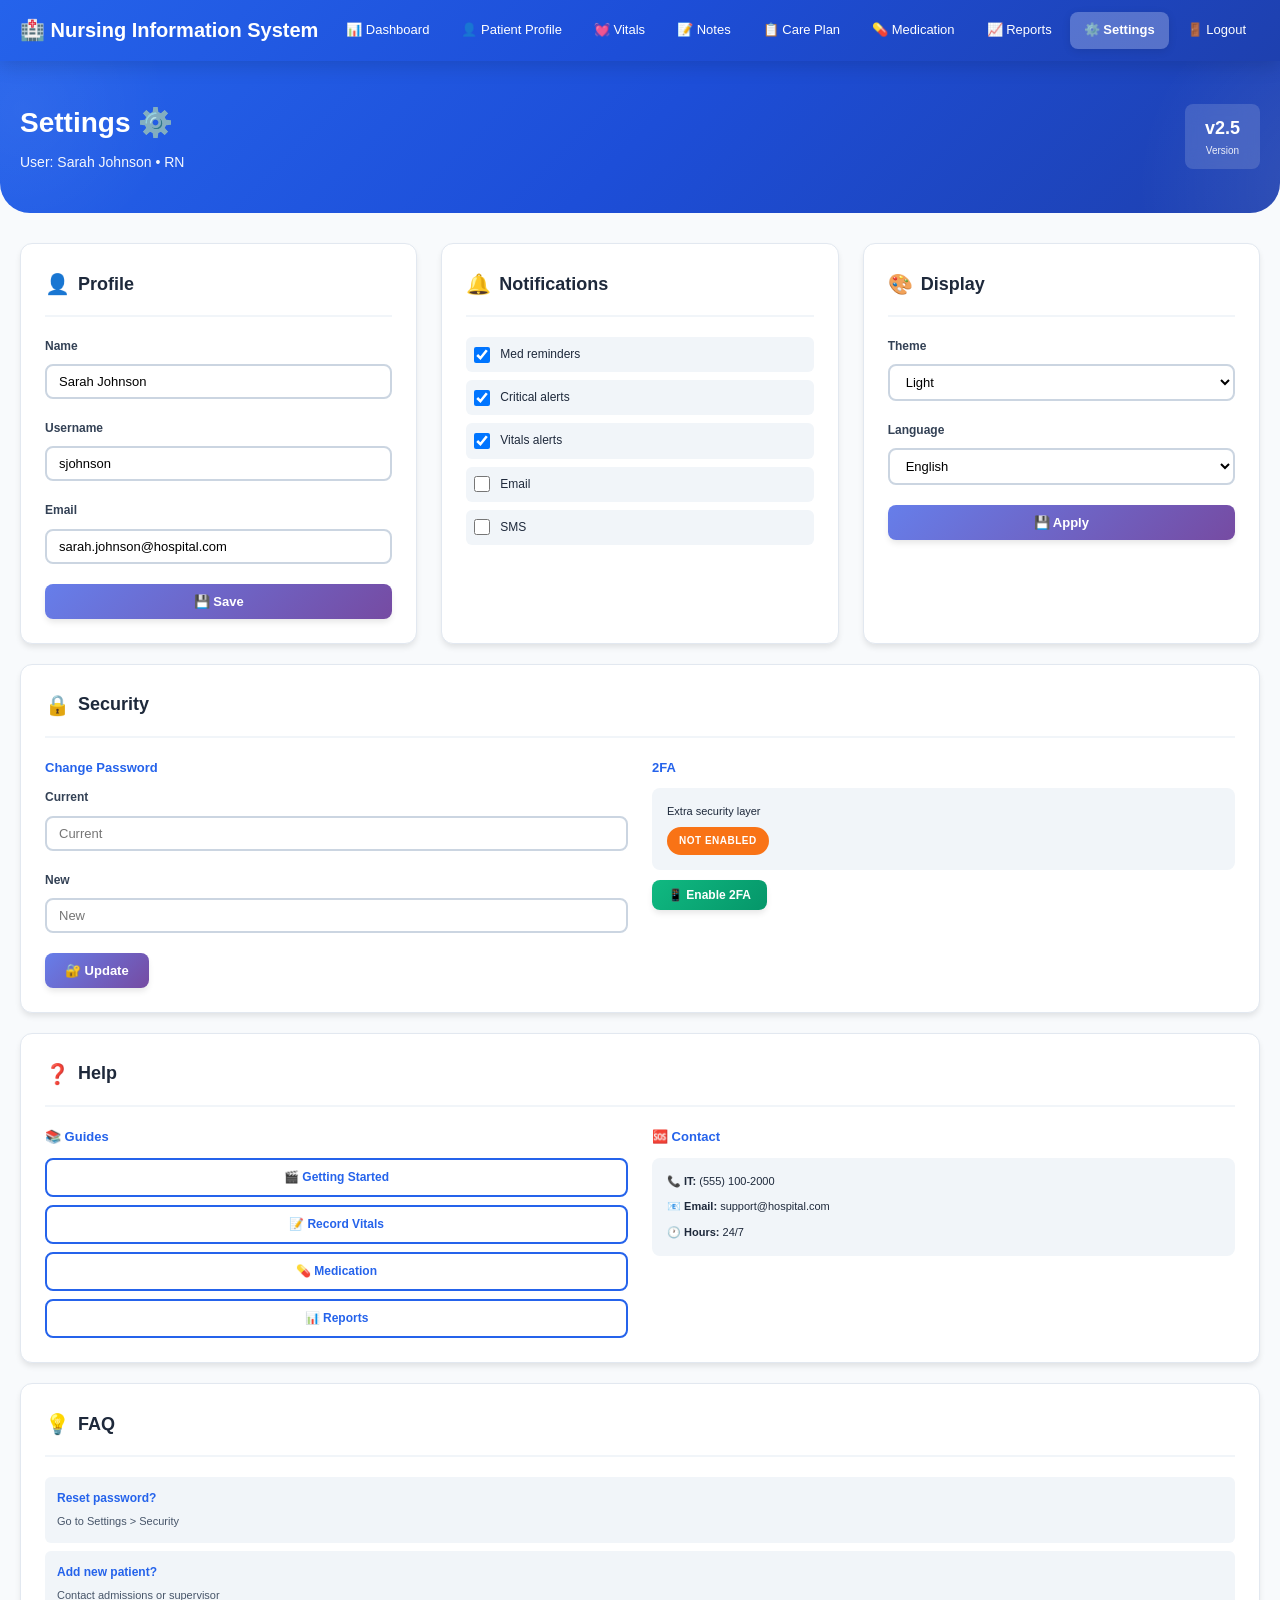
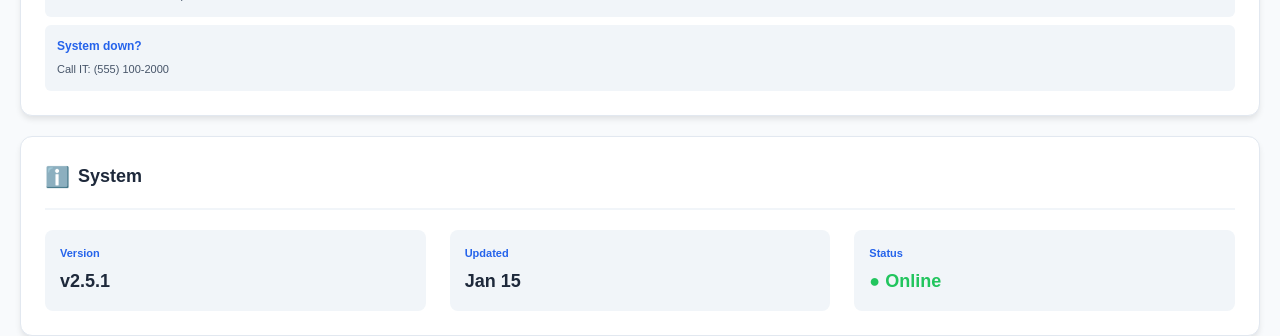
<file: settings.html>
<!DOCTYPE html>
<html lang="en">
<head>
    <meta charset="UTF-8">
    <meta name="viewport" content="width=device-width, initial-scale=1.0">
    <title>Settings & Help - Nursing Information System</title>
    <link rel="stylesheet" href="styles.css">
</head>
<body>
    <nav class="navbar">
        <div class="container nav-container">
            <a href="dashboard.html" class="nav-brand">
                🏥 Nursing Information System
            </a>
            <ul class="nav-menu">
                <li><a href="dashboard.html" class="nav-link">📊 Dashboard</a></li>
                <li><a href="patient_profile.html" class="nav-link">👤 Patient Profile</a></li>
                <li><a href="vitals.html" class="nav-link">💓 Vitals</a></li>
                <li><a href="nursing_notes.html" class="nav-link">📝 Notes</a></li>
                <li><a href="care_plan.html" class="nav-link">📋 Care Plan</a></li>
                <li><a href="medication.html" class="nav-link">💊 Medication</a></li>
                <li><a href="reports.html" class="nav-link">📈 Reports</a></li>
                <li><a href="settings.html" class="nav-link active">⚙️ Settings</a></li>
                <li><a href="login.html" class="nav-link">🚪 Logout</a></li>
            </ul>
        </div>
    </nav>

    <div class="dashboard-header">
        <div class="container">
            <div style="display: flex; align-items: center; justify-content: space-between; flex-wrap: wrap; gap: 15px;">
                <div>
                    <h1 style="font-size: 28px; margin-bottom: 5px; font-weight: 800;">Settings ⚙️</h1>
                    <p style="opacity: 0.95; font-size: 14px;">User: Sarah Johnson • RN</p>
                </div>
                <div style="display: flex; gap: 10px;">
                    <div style="background: rgba(255,255,255,0.15); padding: 10px 20px; border-radius: 8px; backdrop-filter: blur(10px); text-align: center;">
                        <div style="font-size: 18px; font-weight: 700;">v2.5</div>
                        <div style="font-size: 10px; opacity: 0.9;">Version</div>
                    </div>
                </div>
            </div>
        </div>
    </div>

    <div class="container">
        <div class="grid grid-3" style="margin-bottom: 20px;">
            <!-- User Profile Settings -->
            <div class="card fade-in">
                <div class="card-header">
                    <div style="display: flex; align-items: center; gap: 8px;">
                        <span style="font-size: 20px;">👤</span>
                        <h3 class="card-title">Profile</h3>
                    </div>
                </div>
                <form>
                    <div class="form-group">
                        <label class="form-label" style="font-size: 12px;">Name</label>
                        <input type="text" class="form-control" style="padding: 8px 12px; font-size: 13px;" value="Sarah Johnson">
                    </div>
                    <div class="form-group">
                        <label class="form-label" style="font-size: 12px;">Username</label>
                        <input type="text" class="form-control" style="padding: 8px 12px; font-size: 13px;" value="sjohnson" readonly>
                    </div>
                    <div class="form-group">
                        <label class="form-label" style="font-size: 12px;">Email</label>
                        <input type="email" class="form-control" style="padding: 8px 12px; font-size: 13px;" value="sarah.johnson@hospital.com">
                    </div>
                    <button type="submit" class="btn btn-primary" style="width: 100%; padding: 10px; font-size: 13px; background: linear-gradient(135deg, #667eea, #764ba2); border: none;">💾 Save</button>
                </form>
            </div>

            <!-- Notification Settings -->
            <div class="card fade-in">
                <div class="card-header">
                    <div style="display: flex; align-items: center; gap: 8px;">
                        <span style="font-size: 20px;">🔔</span>
                        <h3 class="card-title">Notifications</h3>
                    </div>
                </div>
                <div style="display: flex; flex-direction: column; gap: 8px;">
                    <label style="display: flex; align-items: center; gap: 10px; cursor: pointer; padding: 8px; background: var(--gray-100); border-radius: 6px; font-size: 12px;">
                        <input type="checkbox" checked style="width: 16px; height: 16px;">
                        <span>Med reminders</span>
                    </label>
                    <label style="display: flex; align-items: center; gap: 10px; cursor: pointer; padding: 8px; background: var(--gray-100); border-radius: 6px; font-size: 12px;">
                        <input type="checkbox" checked style="width: 16px; height: 16px;">
                        <span>Critical alerts</span>
                    </label>
                    <label style="display: flex; align-items: center; gap: 10px; cursor: pointer; padding: 8px; background: var(--gray-100); border-radius: 6px; font-size: 12px;">
                        <input type="checkbox" checked style="width: 16px; height: 16px;">
                        <span>Vitals alerts</span>
                    </label>
                    <label style="display: flex; align-items: center; gap: 10px; cursor: pointer; padding: 8px; background: var(--gray-100); border-radius: 6px; font-size: 12px;">
                        <input type="checkbox" style="width: 16px; height: 16px;">
                        <span>Email</span>
                    </label>
                    <label style="display: flex; align-items: center; gap: 10px; cursor: pointer; padding: 8px; background: var(--gray-100); border-radius: 6px; font-size: 12px;">
                        <input type="checkbox" style="width: 16px; height: 16px;">
                        <span>SMS</span>
                    </label>
                </div>
            </div>

            <!-- Display Settings -->
            <div class="card fade-in">
                <div class="card-header">
                    <div style="display: flex; align-items: center; gap: 8px;">
                        <span style="font-size: 20px;">🎨</span>
                        <h3 class="card-title">Display</h3>
                    </div>
                </div>
                <div class="form-group">
                    <label class="form-label" style="font-size: 12px;">Theme</label>
                    <select class="form-control" style="padding: 8px 12px; font-size: 13px;">
                        <option value="light">Light</option>
                        <option value="dark">Dark</option>
                        <option value="auto">Auto</option>
                    </select>
                </div>
                <div class="form-group">
                    <label class="form-label" style="font-size: 12px;">Language</label>
                    <select class="form-control" style="padding: 8px 12px; font-size: 13px;">
                        <option value="en">English</option>
                        <option value="es">Spanish</option>
                    </select>
                </div>
                <button type="submit" class="btn btn-primary" style="width: 100%; padding: 10px; font-size: 13px; background: linear-gradient(135deg, #667eea, #764ba2); border: none;">💾 Apply</button>
            </div>
        </div>

        <!-- Security Settings -->
        <div class="card fade-in" style="margin-bottom: 20px;">
            <div class="card-header">
                <div style="display: flex; align-items: center; gap: 8px;">
                    <span style="font-size: 20px;">🔒</span>
                    <h3 class="card-title">Security</h3>
                </div>
            </div>
            <div class="grid grid-2">
                <div>
                    <h4 style="margin-bottom: 10px; color: var(--primary-color); font-size: 13px;">Change Password</h4>
                    <form>
                        <div class="form-group">
                            <label class="form-label" style="font-size: 12px;">Current</label>
                            <input type="password" class="form-control" style="padding: 8px 12px; font-size: 13px;" placeholder="Current">
                        </div>
                        <div class="form-group">
                            <label class="form-label" style="font-size: 12px;">New</label>
                            <input type="password" class="form-control" style="padding: 8px 12px; font-size: 13px;" placeholder="New">
                        </div>
                        <button type="submit" class="btn btn-primary" style="padding: 10px 20px; font-size: 13px; background: linear-gradient(135deg, #667eea, #764ba2); border: none;">🔐 Update</button>
                    </form>
                </div>
                <div>
                    <h4 style="margin-bottom: 10px; color: var(--primary-color); font-size: 13px;">2FA</h4>
                    <div style="padding: 15px; background: var(--gray-100); border-radius: 8px; margin-bottom: 10px;">
                        <p style="margin-bottom: 5px; font-size: 11px;">Extra security layer</p>
                        <span class="badge badge-warning" style="font-size: 10px;">Not Enabled</span>
                    </div>
                    <button class="btn btn-secondary" style="padding: 8px 16px; font-size: 12px;">📱 Enable 2FA</button>
                </div>
            </div>
        </div>

        <!-- Help & Support -->
        <div class="card fade-in" style="margin-bottom: 20px;">
            <div class="card-header">
                <div style="display: flex; align-items: center; gap: 8px;">
                    <span style="font-size: 20px;">❓</span>
                    <h3 class="card-title">Help</h3>
                </div>
            </div>
            
            <div class="grid grid-2">
                <div>
                    <h4 style="margin-bottom: 10px; color: var(--primary-color); font-size: 13px;">📚 Guides</h4>
                    <div style="display: flex; flex-direction: column; gap: 8px;">
                        <a href="#" class="btn btn-outline" style="text-align: left; padding: 8px 12px; font-size: 12px;">🎬 Getting Started</a>
                        <a href="#" class="btn btn-outline" style="text-align: left; padding: 8px 12px; font-size: 12px;">📝 Record Vitals</a>
                        <a href="#" class="btn btn-outline" style="text-align: left; padding: 8px 12px; font-size: 12px;">💊 Medication</a>
                        <a href="#" class="btn btn-outline" style="text-align: left; padding: 8px 12px; font-size: 12px;">📊 Reports</a>
                    </div>
                </div>
                
                <div>
                    <h4 style="margin-bottom: 10px; color: var(--primary-color); font-size: 13px;">🆘 Contact</h4>
                    <div style="padding: 15px; background: var(--gray-100); border-radius: 8px;">
                        <div style="margin-bottom: 8px; font-size: 11px;">
                            <strong>📞 IT:</strong> (555) 100-2000
                        </div>
                        <div style="margin-bottom: 8px; font-size: 11px;">
                            <strong>📧 Email:</strong> support@hospital.com
                        </div>
                        <div style="font-size: 11px;">
                            <strong>🕐 Hours:</strong> 24/7
                        </div>
                    </div>
                </div>
            </div>
        </div>

        <!-- FAQ Section -->
        <div class="card fade-in" style="margin-bottom: 20px;">
            <div class="card-header">
                <div style="display: flex; align-items: center; gap: 8px;">
                    <span style="font-size: 20px;">💡</span>
                    <h3 class="card-title">FAQ</h3>
                </div>
            </div>
            
            <div style="display: flex; flex-direction: column; gap: 8px;">
                <div style="padding: 12px; background: var(--gray-100); border-radius: 6px; cursor: pointer;">
                    <h4 style="color: var(--primary-color); margin-bottom: 5px; font-size: 12px;">Reset password?</h4>
                    <p style="color: var(--gray-600); font-size: 11px; margin: 0;">Go to Settings > Security</p>
                </div>
                
                <div style="padding: 12px; background: var(--gray-100); border-radius: 6px; cursor: pointer;">
                    <h4 style="color: var(--primary-color); margin-bottom: 5px; font-size: 12px;">Add new patient?</h4>
                    <p style="color: var(--gray-600); font-size: 11px; margin: 0;">Contact admissions or supervisor</p>
                </div>
                
                <div style="padding: 12px; background: var(--gray-100); border-radius: 6px; cursor: pointer;">
                    <h4 style="color: var(--primary-color); margin-bottom: 5px; font-size: 12px;">System down?</h4>
                    <p style="color: var(--gray-600); font-size: 11px; margin: 0;">Call IT: (555) 100-2000</p>
                </div>
            </div>
        </div>

        <!-- System Information -->
        <div class="card fade-in">
            <div class="card-header">
                <div style="display: flex; align-items: center; gap: 8px;">
                    <span style="font-size: 20px;">ℹ️</span>
                    <h3 class="card-title">System</h3>
                </div>
            </div>
            <div class="grid grid-3">
                <div style="padding: 15px; background: var(--gray-100); border-radius: 8px;">
                    <h4 style="color: var(--primary-color); margin-bottom: 5px; font-size: 11px;">Version</h4>
                    <p style="font-size: 18px; font-weight: 700; margin: 0;">v2.5.1</p>
                </div>
                <div style="padding: 15px; background: var(--gray-100); border-radius: 8px;">
                    <h4 style="color: var(--primary-color); margin-bottom: 5px; font-size: 11px;">Updated</h4>
                    <p style="font-size: 18px; font-weight: 700; margin: 0;">Jan 15</p>
                </div>
                <div style="padding: 15px; background: var(--gray-100); border-radius: 8px;">
                    <h4 style="color: var(--primary-color); margin-bottom: 5px; font-size: 11px;">Status</h4>
                    <p style="font-size: 18px; font-weight: 700; color: var(--success-color); margin: 0;">● Online</p>
                </div>
            </div>
        </div>
    </div>
</body>
</html>
</file>
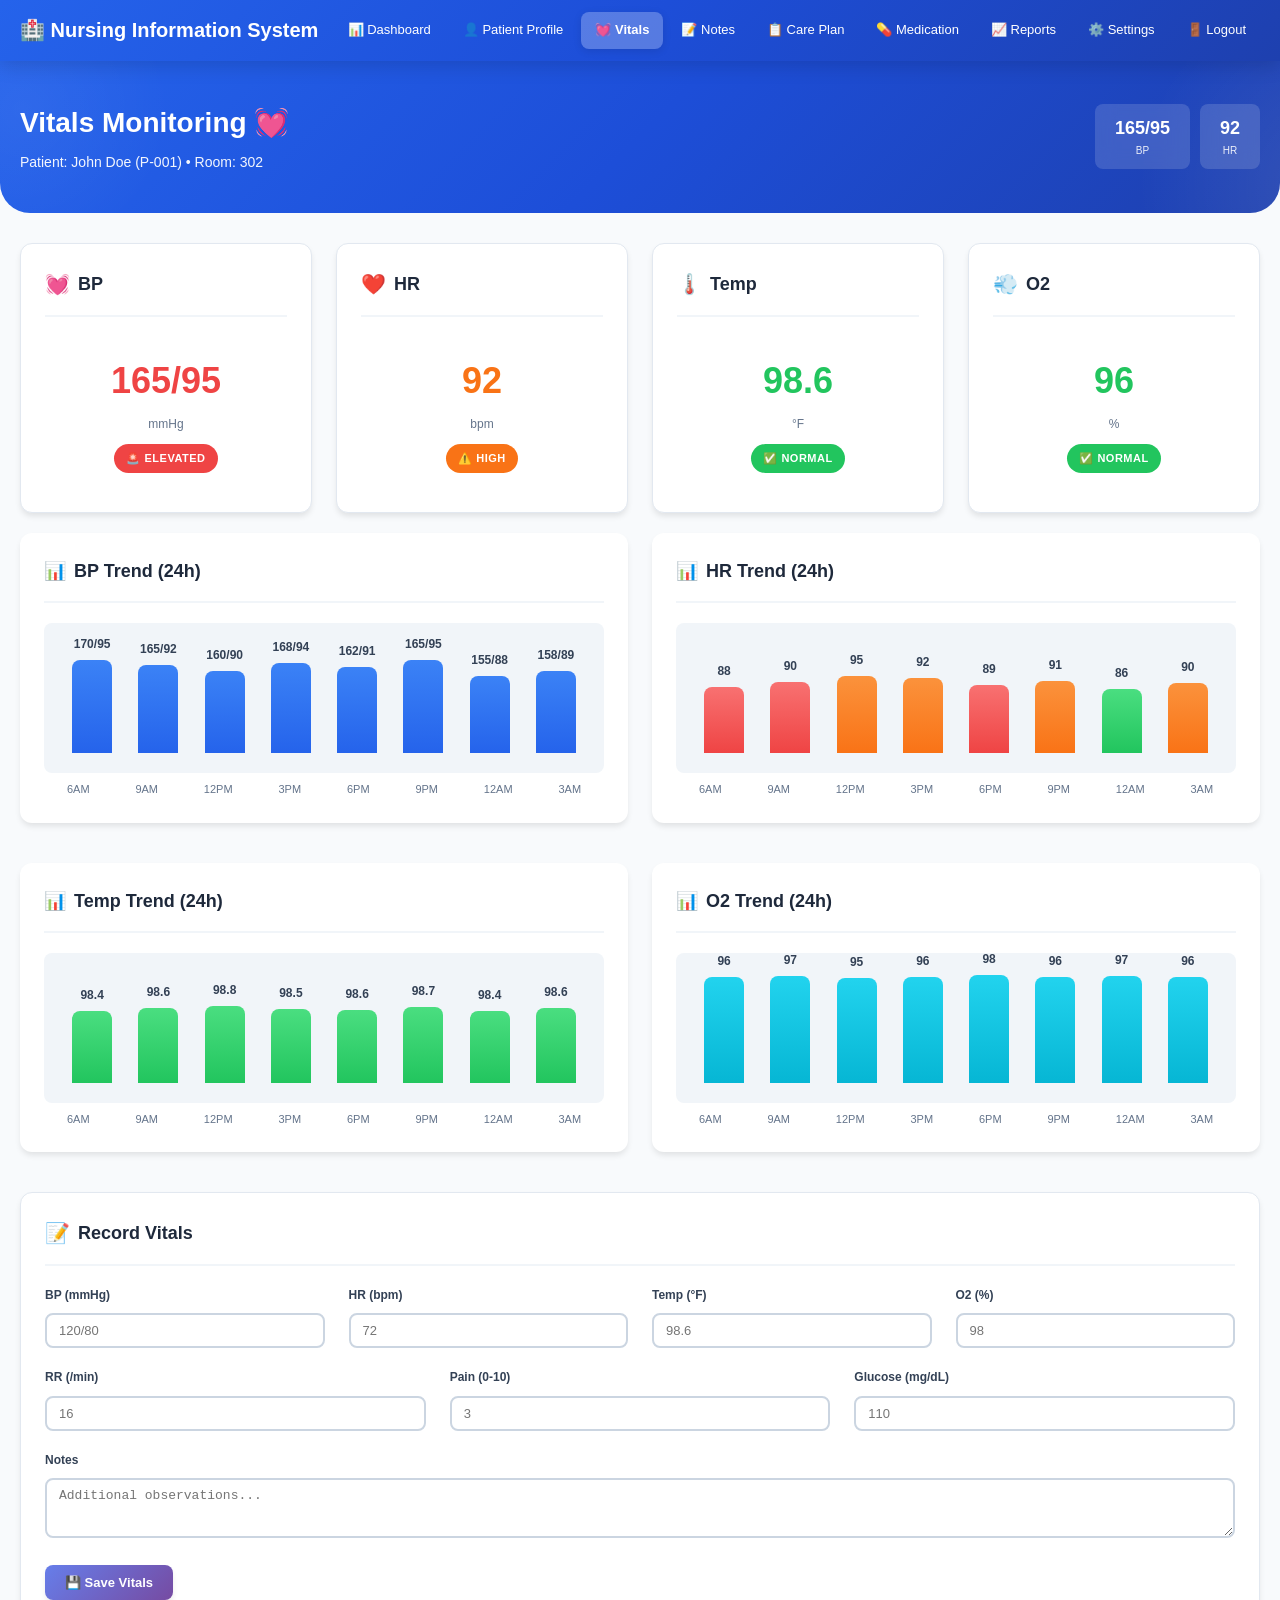
<file: vitals.html>
<!DOCTYPE html>
<html lang="en">
<head>
    <meta charset="UTF-8">
    <meta name="viewport" content="width=device-width, initial-scale=1.0">
    <title>Vitals Monitoring - Nursing Information System</title>
    <link rel="stylesheet" href="styles.css">
</head>
<body>
    <nav class="navbar">
        <div class="container nav-container">
            <a href="dashboard.html" class="nav-brand">
                🏥 Nursing Information System
            </a>
            <ul class="nav-menu">
                <li><a href="dashboard.html" class="nav-link">📊 Dashboard</a></li>
                <li><a href="patient_profile.html" class="nav-link">👤 Patient Profile</a></li>
                <li><a href="vitals.html" class="nav-link active">💓 Vitals</a></li>
                <li><a href="nursing_notes.html" class="nav-link">📝 Notes</a></li>
                <li><a href="care_plan.html" class="nav-link">📋 Care Plan</a></li>
                <li><a href="medication.html" class="nav-link">💊 Medication</a></li>
                <li><a href="reports.html" class="nav-link">📈 Reports</a></li>
                <li><a href="settings.html" class="nav-link">⚙️ Settings</a></li>
                <li><a href="login.html" class="nav-link">🚪 Logout</a></li>
            </ul>
        </div>
    </nav>

    <div class="dashboard-header">
        <div class="container">
            <div style="display: flex; align-items: center; justify-content: space-between; flex-wrap: wrap; gap: 15px;">
                <div>
                    <h1 style="font-size: 28px; margin-bottom: 5px; font-weight: 800;">Vitals Monitoring 💓</h1>
                    <p style="opacity: 0.95; font-size: 14px;">Patient: John Doe (P-001) • Room: 302</p>
                </div>
                <div style="display: flex; gap: 10px;">
                    <div style="background: rgba(255,255,255,0.15); padding: 10px 20px; border-radius: 8px; backdrop-filter: blur(10px); text-align: center;">
                        <div style="font-size: 18px; font-weight: 700;">165/95</div>
                        <div style="font-size: 10px; opacity: 0.9;">BP</div>
                    </div>
                    <div style="background: rgba(255,255,255,0.15); padding: 10px 20px; border-radius: 8px; backdrop-filter: blur(10px); text-align: center;">
                        <div style="font-size: 18px; font-weight: 700;">92</div>
                        <div style="font-size: 10px; opacity: 0.9;">HR</div>
                    </div>
                </div>
            </div>
        </div>
    </div>

    <div class="container">
        <!-- Current Vitals -->
        <div class="grid grid-4" style="margin-bottom: 20px;">
            <div class="card fade-in">
                <div class="card-header">
                    <div style="display: flex; align-items: center; gap: 8px;">
                        <span style="font-size: 20px;">💓</span>
                        <h3 class="card-title">BP</h3>
                    </div>
                </div>
                <div style="text-align: center; padding: 15px 0;">
                    <div style="font-size: 36px; font-weight: 700; color: var(--danger-color);">165/95</div>
                    <div style="color: var(--gray-500); margin-top: 5px; font-size: 12px;">mmHg</div>
                    <span class="badge badge-danger" style="margin-top: 10px; font-size: 11px;">🚨 Elevated</span>
                </div>
            </div>
            
            <div class="card fade-in">
                <div class="card-header">
                    <div style="display: flex; align-items: center; gap: 8px;">
                        <span style="font-size: 20px;">❤️</span>
                        <h3 class="card-title">HR</h3>
                    </div>
                </div>
                <div style="text-align: center; padding: 15px 0;">
                    <div style="font-size: 36px; font-weight: 700; color: var(--warning-color);">92</div>
                    <div style="color: var(--gray-500); margin-top: 5px; font-size: 12px;">bpm</div>
                    <span class="badge badge-warning" style="margin-top: 10px; font-size: 11px;">⚠️ High</span>
                </div>
            </div>
            
            <div class="card fade-in">
                <div class="card-header">
                    <div style="display: flex; align-items: center; gap: 8px;">
                        <span style="font-size: 20px;">🌡️</span>
                        <h3 class="card-title">Temp</h3>
                    </div>
                </div>
                <div style="text-align: center; padding: 15px 0;">
                    <div style="font-size: 36px; font-weight: 700; color: var(--success-color);">98.6</div>
                    <div style="color: var(--gray-500); margin-top: 5px; font-size: 12px;">°F</div>
                    <span class="badge badge-success" style="margin-top: 10px; font-size: 11px;">✅ Normal</span>
                </div>
            </div>
            
            <div class="card fade-in">
                <div class="card-header">
                    <div style="display: flex; align-items: center; gap: 8px;">
                        <span style="font-size: 20px;">💨</span>
                        <h3 class="card-title">O2</h3>
                    </div>
                </div>
                <div style="text-align: center; padding: 15px 0;">
                    <div style="font-size: 36px; font-weight: 700; color: var(--success-color);">96</div>
                    <div style="color: var(--gray-500); margin-top: 5px; font-size: 12px;">%</div>
                    <span class="badge badge-success" style="margin-top: 10px; font-size: 11px;">✅ Normal</span>
                </div>
            </div>
        </div>

        <!-- Vitals History Graphs -->
        <div class="grid grid-2" style="margin-bottom: 20px;">
            <div class="vital-card fade-in">
                <div class="card-header">
                    <div style="display: flex; align-items: center; gap: 8px;">
                        <span style="font-size: 18px;">📊</span>
                        <h3 class="card-title">BP Trend (24h)</h3>
                    </div>
                </div>
                <div class="vital-chart" style="height: 150px;">
                    <div class="vital-bar" style="height: 85%;" data-value="170/95"></div>
                    <div class="vital-bar" style="height: 80%;" data-value="165/92"></div>
                    <div class="vital-bar" style="height: 75%;" data-value="160/90"></div>
                    <div class="vital-bar" style="height: 82%;" data-value="168/94"></div>
                    <div class="vital-bar" style="height: 78%;" data-value="162/91"></div>
                    <div class="vital-bar" style="height: 85%;" data-value="165/95"></div>
                    <div class="vital-bar" style="height: 70%;" data-value="155/88"></div>
                    <div class="vital-bar" style="height: 75%;" data-value="158/89"></div>
                </div>
                <div style="display: flex; justify-content: space-around; margin-top: 8px; font-size: 11px; color: var(--gray-500);">
                    <span>6AM</span>
                    <span>9AM</span>
                    <span>12PM</span>
                    <span>3PM</span>
                    <span>6PM</span>
                    <span>9PM</span>
                    <span>12AM</span>
                    <span>3AM</span>
                </div>
            </div>
            
            <div class="vital-card fade-in">
                <div class="card-header">
                    <div style="display: flex; align-items: center; gap: 8px;">
                        <span style="font-size: 18px;">📊</span>
                        <h3 class="card-title">HR Trend (24h)</h3>
                    </div>
                </div>
                <div class="vital-chart" style="height: 150px;">
                    <div class="vital-bar" style="height: 60%; background: linear-gradient(to top, #ef4444, #f87171);" data-value="88"></div>
                    <div class="vital-bar" style="height: 65%; background: linear-gradient(to top, #ef4444, #f87171);" data-value="90"></div>
                    <div class="vital-bar" style="height: 70%; background: linear-gradient(to top, #f97316, #fb923c);" data-value="95"></div>
                    <div class="vital-bar" style="height: 68%; background: linear-gradient(to top, #f97316, #fb923c);" data-value="92"></div>
                    <div class="vital-bar" style="height: 62%; background: linear-gradient(to top, #ef4444, #f87171);" data-value="89"></div>
                    <div class="vital-bar" style="height: 66%; background: linear-gradient(to top, #f97316, #fb923c);" data-value="91"></div>
                    <div class="vital-bar" style="height: 58%; background: linear-gradient(to top, #22c55e, #4ade80);" data-value="86"></div>
                    <div class="vital-bar" style="height: 64%; background: linear-gradient(to top, #f97316, #fb923c);" data-value="90"></div>
                </div>
                <div style="display: flex; justify-content: space-around; margin-top: 8px; font-size: 11px; color: var(--gray-500);">
                    <span>6AM</span>
                    <span>9AM</span>
                    <span>12PM</span>
                    <span>3PM</span>
                    <span>6PM</span>
                    <span>9PM</span>
                    <span>12AM</span>
                    <span>3AM</span>
                </div>
            </div>
        </div>

        <div class="grid grid-2" style="margin-bottom: 20px;">
            <div class="vital-card fade-in">
                <div class="card-header">
                    <div style="display: flex; align-items: center; gap: 8px;">
                        <span style="font-size: 18px;">📊</span>
                        <h3 class="card-title">Temp Trend (24h)</h3>
                    </div>
                </div>
                <div class="vital-chart" style="height: 150px;">
                    <div class="vital-bar" style="height: 65%; background: linear-gradient(to top, #22c55e, #4ade80);" data-value="98.4"></div>
                    <div class="vital-bar" style="height: 68%; background: linear-gradient(to top, #22c55e, #4ade80);" data-value="98.6"></div>
                    <div class="vital-bar" style="height: 70%; background: linear-gradient(to top, #22c55e, #4ade80);" data-value="98.8"></div>
                    <div class="vital-bar" style="height: 67%; background: linear-gradient(to top, #22c55e, #4ade80);" data-value="98.5"></div>
                    <div class="vital-bar" style="height: 66%; background: linear-gradient(to top, #22c55e, #4ade80);" data-value="98.6"></div>
                    <div class="vital-bar" style="height: 69%; background: linear-gradient(to top, #22c55e, #4ade80);" data-value="98.7"></div>
                    <div class="vital-bar" style="height: 65%; background: linear-gradient(to top, #22c55e, #4ade80);" data-value="98.4"></div>
                    <div class="vital-bar" style="height: 68%; background: linear-gradient(to top, #22c55e, #4ade80);" data-value="98.6"></div>
                </div>
                <div style="display: flex; justify-content: space-around; margin-top: 8px; font-size: 11px; color: var(--gray-500);">
                    <span>6AM</span>
                    <span>9AM</span>
                    <span>12PM</span>
                    <span>3PM</span>
                    <span>6PM</span>
                    <span>9PM</span>
                    <span>12AM</span>
                    <span>3AM</span>
                </div>
            </div>
            
            <div class="vital-card fade-in">
                <div class="card-header">
                    <div style="display: flex; align-items: center; gap: 8px;">
                        <span style="font-size: 18px;">📊</span>
                        <h3 class="card-title">O2 Trend (24h)</h3>
                    </div>
                </div>
                <div class="vital-chart" style="height: 150px;">
                    <div class="vital-bar" style="height: 96%; background: linear-gradient(to top, #06b6d4, #22d3ee);" data-value="96"></div>
                    <div class="vital-bar" style="height: 97%; background: linear-gradient(to top, #06b6d4, #22d3ee);" data-value="97"></div>
                    <div class="vital-bar" style="height: 95%; background: linear-gradient(to top, #06b6d4, #22d3ee);" data-value="95"></div>
                    <div class="vital-bar" style="height: 96%; background: linear-gradient(to top, #06b6d4, #22d3ee);" data-value="96"></div>
                    <div class="vital-bar" style="height: 98%; background: linear-gradient(to top, #06b6d4, #22d3ee);" data-value="98"></div>
                    <div class="vital-bar" style="height: 96%; background: linear-gradient(to top, #06b6d4, #22d3ee);" data-value="96"></div>
                    <div class="vital-bar" style="height: 97%; background: linear-gradient(to top, #06b6d4, #22d3ee);" data-value="97"></div>
                    <div class="vital-bar" style="height: 96%; background: linear-gradient(to top, #06b6d4, #22d3ee);" data-value="96"></div>
                </div>
                <div style="display: flex; justify-content: space-around; margin-top: 8px; font-size: 11px; color: var(--gray-500);">
                    <span>6AM</span>
                    <span>9AM</span>
                    <span>12PM</span>
                    <span>3PM</span>
                    <span>6PM</span>
                    <span>9PM</span>
                    <span>12AM</span>
                    <span>3AM</span>
                </div>
            </div>
        </div>

        <!-- Record New Vitals Form -->
        <div class="card fade-in">
            <div class="card-header">
                <div style="display: flex; align-items: center; gap: 8px;">
                    <span style="font-size: 20px;">📝</span>
                    <h3 class="card-title">Record Vitals</h3>
                </div>
            </div>
            <form>
                <div class="grid grid-4">
                    <div class="form-group">
                        <label class="form-label" style="font-size: 12px;">BP (mmHg)</label>
                        <input type="text" class="form-control" style="padding: 8px 12px; font-size: 13px;" placeholder="120/80">
                    </div>
                    <div class="form-group">
                        <label class="form-label" style="font-size: 12px;">HR (bpm)</label>
                        <input type="number" class="form-control" style="padding: 8px 12px; font-size: 13px;" placeholder="72">
                    </div>
                    <div class="form-group">
                        <label class="form-label" style="font-size: 12px;">Temp (°F)</label>
                        <input type="number" step="0.1" class="form-control" style="padding: 8px 12px; font-size: 13px;" placeholder="98.6">
                    </div>
                    <div class="form-group">
                        <label class="form-label" style="font-size: 12px;">O2 (%)</label>
                        <input type="number" class="form-control" style="padding: 8px 12px; font-size: 13px;" placeholder="98">
                    </div>
                </div>
                <div class="grid grid-3">
                    <div class="form-group">
                        <label class="form-label" style="font-size: 12px;">RR (/min)</label>
                        <input type="number" class="form-control" style="padding: 8px 12px; font-size: 13px;" placeholder="16">
                    </div>
                    <div class="form-group">
                        <label class="form-label" style="font-size: 12px;">Pain (0-10)</label>
                        <input type="number" min="0" max="10" class="form-control" style="padding: 8px 12px; font-size: 13px;" placeholder="3">
                    </div>
                    <div class="form-group">
                        <label class="form-label" style="font-size: 12px;">Glucose (mg/dL)</label>
                        <input type="number" class="form-control" style="padding: 8px 12px; font-size: 13px;" placeholder="110">
                    </div>
                </div>
                <div class="form-group">
                    <label class="form-label" style="font-size: 12px;">Notes</label>
                    <textarea class="form-control" style="padding: 8px 12px; font-size: 13px; min-height: 60px;" placeholder="Additional observations..."></textarea>
                </div>
                <button type="submit" class="btn btn-primary" style="padding: 10px 20px; font-size: 13px; background: linear-gradient(135deg, #667eea, #764ba2); border: none;">💾 Save Vitals</button>
            </form>
        </div>
    </div>
</body>
</html>
</file>
<file: styles.css>
/* Nursing Information System - Modern UI Styles */
* {
    margin: 0;
    padding: 0;
    box-sizing: border-box;
}

:root {
    --primary-color: #2563eb;
    --primary-dark: #1d4ed8;
    --primary-light: #3b82f6;
    --secondary-color: #10b981;
    --accent-color: #f59e0b;
    --danger-color: #ef4444;
    --warning-color: #f97316;
    --success-color: #22c55e;
    --info-color: #06b6d4;
    --dark-bg: #1e293b;
    --light-bg: #f8fafc;
    --white: #ffffff;
    --gray-100: #f1f5f9;
    --gray-200: #e2e8f0;
    --gray-300: #cbd5e1;
    --gray-400: #94a3b8;
    --gray-500: #64748b;
    --gray-600: #475569;
    --gray-700: #334155;
    --gray-800: #1e293b;
    --gray-900: #0f172a;
    --shadow-sm: 0 1px 2px 0 rgba(0, 0, 0, 0.05);
    --shadow-md: 0 4px 6px -1px rgba(0, 0, 0, 0.1);
    --shadow-lg: 0 10px 15px -3px rgba(0, 0, 0, 0.1);
    --shadow-xl: 0 20px 25px -5px rgba(0, 0, 0, 0.1);
    --transition: all 0.3s ease;
}

body {
    font-family: 'Segoe UI', Tahoma, Geneva, Verdana, sans-serif;
    background-color: var(--light-bg);
    color: var(--gray-800);
    line-height: 1.6;
}

/* Container */
.container {
    max-width: 1400px;
    margin: 0 auto;
    padding: 0 20px;
}

/* Buttons */
.btn {
    display: inline-flex;
    align-items: center;
    justify-content: center;
    padding: 12px 24px;
    border: none;
    border-radius: 8px;
    font-size: 14px;
    font-weight: 600;
    cursor: pointer;
    transition: var(--transition);
    text-decoration: none;
    gap: 8px;
}

.btn-primary {
    background: linear-gradient(135deg, var(--primary-color), var(--primary-dark));
    color: var(--white);
    box-shadow: var(--shadow-md);
}

.btn-primary:hover {
    transform: translateY(-2px);
    box-shadow: var(--shadow-lg);
    background: linear-gradient(135deg, var(--primary-light), var(--primary-color));
}

.btn-secondary {
    background: linear-gradient(135deg, var(--secondary-color), #059669);
    color: var(--white);
    box-shadow: var(--shadow-md);
}

.btn-secondary:hover {
    transform: translateY(-2px);
    box-shadow: var(--shadow-lg);
    background: linear-gradient(135deg, #34d399, var(--secondary-color));
}

.btn-danger {
    background: linear-gradient(135deg, var(--danger-color), #dc2626);
    color: var(--white);
    box-shadow: var(--shadow-md);
}

.btn-danger:hover {
    transform: translateY(-2px);
    box-shadow: var(--shadow-lg);
    background: linear-gradient(135deg, #f87171, var(--danger-color));
}

.btn-outline {
    background: transparent;
    border: 2px solid var(--primary-color);
    color: var(--primary-color);
}

.btn-outline:hover {
    background: var(--primary-color);
    color: var(--white);
    transform: translateY(-2px);
}

/* Cards */
.card {
    background: var(--white);
    border-radius: 12px;
    padding: 24px;
    box-shadow: var(--shadow-md);
    transition: var(--transition);
    border: 1px solid var(--gray-200);
}

.card:hover {
    box-shadow: var(--shadow-lg);
    transform: translateY(-4px);
    border-color: var(--primary-light);
}

.card-header {
    display: flex;
    justify-content: space-between;
    align-items: center;
    margin-bottom: 20px;
    padding-bottom: 15px;
    border-bottom: 2px solid var(--gray-100);
}

.card-title {
    font-size: 18px;
    font-weight: 700;
    color: var(--gray-800);
}

/* Form Elements */
.form-group {
    margin-bottom: 20px;
}

.form-label {
    display: block;
    margin-bottom: 8px;
    font-weight: 600;
    color: var(--gray-700);
    font-size: 14px;
}

.form-control {
    width: 100%;
    padding: 12px 16px;
    border: 2px solid var(--gray-300);
    border-radius: 8px;
    font-size: 14px;
    transition: var(--transition);
    background: var(--white);
}

.form-control:focus {
    outline: none;
    border-color: var(--primary-color);
    box-shadow: 0 0 0 3px rgba(37, 99, 235, 0.1);
}

.form-control:hover {
    border-color: var(--primary-light);
}

textarea.form-control {
    min-height: 120px;
    resize: vertical;
}

/* Navigation */
.navbar {
    background: linear-gradient(135deg, var(--primary-color) 0%, var(--primary-dark) 50%, #1e40af 100%);
    padding: 12px 0;
    box-shadow: 0 4px 20px rgba(0, 0, 0, 0.15);
    position: sticky;
    top: 0;
    z-index: 1000;
    backdrop-filter: blur(10px);
}

.nav-container {
    display: flex;
    justify-content: space-between;
    align-items: center;
    max-width: 1600px;
    margin: 0 auto;
    padding: 0 20px;
}

.nav-brand {
    font-size: 20px;
    font-weight: 700;
    color: var(--white);
    text-decoration: none;
    display: flex;
    align-items: center;
    gap: 10px;
    white-space: nowrap;
}

.nav-menu {
    display: flex;
    gap: 4px;
    list-style: none;
    flex-wrap: wrap;
}

.nav-link {
    color: var(--white);
    text-decoration: none;
    padding: 8px 14px;
    border-radius: 8px;
    font-weight: 500;
    transition: var(--transition);
    display: flex;
    align-items: center;
    gap: 6px;
    font-size: 13px;
    white-space: nowrap;
}

.nav-link:hover {
    background: rgba(255, 255, 255, 0.2);
    transform: translateY(-1px);
}

.nav-link.active {
    background: rgba(255, 255, 255, 0.25);
    font-weight: 600;
    box-shadow: 0 2px 8px rgba(0, 0, 0, 0.1);
}

/* Sidebar */
.sidebar {
    background: var(--white);
    width: 280px;
    min-height: 100vh;
    box-shadow: var(--shadow-lg);
    padding: 20px;
    position: fixed;
    left: 0;
    top: 0;
    z-index: 100;
}

.sidebar-menu {
    list-style: none;
    margin-top: 30px;
}

.sidebar-item {
    margin-bottom: 8px;
}

.sidebar-link {
    display: flex;
    align-items: center;
    gap: 12px;
    padding: 14px 20px;
    color: var(--gray-600);
    text-decoration: none;
    border-radius: 8px;
    transition: var(--transition);
    font-weight: 500;
}

.sidebar-link:hover {
    background: var(--primary-light);
    color: var(--white);
    transform: translateX(5px);
}

.sidebar-link.active {
    background: var(--primary-color);
    color: var(--white);
}

/* Tables */
.table-container {
    overflow-x: auto;
    border-radius: 12px;
    box-shadow: var(--shadow-md);
}

.table {
    width: 100%;
    border-collapse: collapse;
    background: var(--white);
}

.table th,
.table td {
    padding: 16px;
    text-align: left;
    border-bottom: 1px solid var(--gray-200);
}

.table th {
    background: linear-gradient(135deg, var(--primary-color), var(--primary-dark));
    color: var(--white);
    font-weight: 600;
    text-transform: uppercase;
    font-size: 12px;
    letter-spacing: 0.5px;
}

.table tbody tr {
    transition: var(--transition);
}

.table tbody tr:hover {
    background: var(--gray-100);
    transform: scale(1.01);
}

/* Alerts */
.alert {
    padding: 16px 20px;
    border-radius: 8px;
    margin-bottom: 20px;
    border-left: 4px solid;
    display: flex;
    align-items: center;
    gap: 12px;
    transition: var(--transition);
}

.alert:hover {
    transform: translateX(5px);
    box-shadow: var(--shadow-md);
}

.alert-success {
    background: #dcfce7;
    border-color: var(--success-color);
    color: #166534;
}

.alert-danger {
    background: #fee2e2;
    border-color: var(--danger-color);
    color: #991b1b;
}

.alert-warning {
    background: #fef3c7;
    border-color: var(--warning-color);
    color: #92400e;
}

.alert-info {
    background: #cffafe;
    border-color: var(--info-color);
    color: #0e7490;
}

/* Badges */
.badge {
    display: inline-block;
    padding: 6px 12px;
    border-radius: 20px;
    font-size: 12px;
    font-weight: 600;
    text-transform: uppercase;
    letter-spacing: 0.5px;
    transition: var(--transition);
}

.badge:hover {
    transform: scale(1.1);
}

.badge-primary {
    background: var(--primary-color);
    color: var(--white);
}

.badge-success {
    background: var(--success-color);
    color: var(--white);
}

.badge-warning {
    background: var(--warning-color);
    color: var(--white);
}

.badge-danger {
    background: var(--danger-color);
    color: var(--white);
}

.badge-info {
    background: var(--info-color);
    color: var(--white);
}

/* Grid System */
.grid {
    display: grid;
    gap: 24px;
}

.grid-2 {
    grid-template-columns: repeat(2, 1fr);
}

.grid-3 {
    grid-template-columns: repeat(3, 1fr);
}

.grid-4 {
    grid-template-columns: repeat(4, 1fr);
}

/* Login Page Specific */
.login-container {
    min-height: 100vh;
    display: flex;
    align-items: center;
    justify-content: center;
    background: linear-gradient(135deg, #667eea 0%, #764ba2 50%, #f093fb 100%);
    background-size: 400% 400%;
    animation: gradientShift 15s ease infinite;
    padding: 20px;
    position: relative;
    overflow: hidden;
}

.login-container::before {
    content: '';
    position: absolute;
    top: -50%;
    left: -50%;
    width: 200%;
    height: 200%;
    background: radial-gradient(circle, rgba(255,255,255,0.1) 0%, transparent 70%);
    animation: rotate 20s linear infinite;
}

@keyframes gradientShift {
    0% { background-position: 0% 50%; }
    50% { background-position: 100% 50%; }
    100% { background-position: 0% 50%; }
}

@keyframes rotate {
    from { transform: rotate(0deg); }
    to { transform: rotate(360deg); }
}

.login-card {
    background: rgba(255, 255, 255, 0.95);
    backdrop-filter: blur(10px);
    border-radius: 24px;
    padding: 45px;
    box-shadow: 0 25px 50px -12px rgba(0, 0, 0, 0.25);
    max-width: 450px;
    width: 100%;
    transition: var(--transition);
    position: relative;
    z-index: 10;
    border: 1px solid rgba(255, 255, 255, 0.2);
}

.login-card:hover {
    transform: translateY(-10px) scale(1.02);
    box-shadow: 0 35px 60px -15px rgba(0, 0, 0, 0.3);
}

.login-logo {
    text-align: center;
    margin-bottom: 30px;
}

.login-logo img {
    width: 100px;
    height: 100px;
    border-radius: 50%;
    margin-bottom: 20px;
    transition: var(--transition);
    box-shadow: 0 10px 30px rgba(102, 126, 234, 0.4);
    border: 4px solid rgba(102, 126, 234, 0.2);
}

.login-logo img:hover {
    transform: rotate(360deg) scale(1.1);
    box-shadow: 0 15px 40px rgba(102, 126, 234, 0.6);
}

.login-title {
    font-size: 32px;
    font-weight: 800;
    background: linear-gradient(135deg, #667eea, #764ba2);
    -webkit-background-clip: text;
    -webkit-text-fill-color: transparent;
    background-clip: text;
    margin-bottom: 10px;
    text-shadow: 2px 2px 4px rgba(0,0,0,0.1);
}

.login-subtitle {
    color: var(--gray-500);
    font-size: 14px;
}

/* Dashboard Specific */
.dashboard-header {
    background: linear-gradient(135deg, var(--primary-color) 0%, var(--primary-dark) 50%, #1e40af 100%);
    color: var(--white);
    padding: 40px 0;
    margin-bottom: 30px;
    border-radius: 0 0 30px 30px;
    position: relative;
    overflow: hidden;
}

.dashboard-header::before {
    content: '';
    position: absolute;
    top: -50%;
    right: -20%;
    width: 400px;
    height: 400px;
    background: radial-gradient(circle, rgba(255,255,255,0.1) 0%, transparent 70%);
    border-radius: 50%;
}

.dashboard-header::after {
    content: '';
    position: absolute;
    bottom: -30%;
    left: -10%;
    width: 300px;
    height: 300px;
    background: radial-gradient(circle, rgba(255,255,255,0.05) 0%, transparent 70%);
    border-radius: 50%;
}

.stat-card {
    background: var(--white);
    border-radius: 16px;
    padding: 28px;
    box-shadow: var(--shadow-md);
    transition: var(--transition);
    border-left: 5px solid var(--primary-color);
    position: relative;
    overflow: hidden;
}

.stat-card::before {
    content: '';
    position: absolute;
    top: 0;
    right: 0;
    width: 100px;
    height: 100px;
    background: linear-gradient(135deg, rgba(37, 99, 235, 0.05) 0%, transparent 70%);
    border-radius: 0 16px 0 100%;
}

.stat-card:hover {
    transform: translateY(-8px) scale(1.02);
    box-shadow: 0 20px 40px rgba(0, 0, 0, 0.15);
    border-left-width: 8px;
}

.stat-value {
    font-size: 42px;
    font-weight: 800;
    background: linear-gradient(135deg, var(--primary-color), var(--primary-dark));
    -webkit-background-clip: text;
    -webkit-text-fill-color: transparent;
    background-clip: text;
    margin-bottom: 8px;
    position: relative;
    z-index: 1;
}

.stat-label {
    color: var(--gray-500);
    font-size: 14px;
    font-weight: 500;
}

/* Patient Profile */
.profile-header {
    background: linear-gradient(135deg, var(--primary-color), var(--primary-dark));
    color: var(--white);
    padding: 40px 0;
    border-radius: 0 0 20px 20px;
    margin-bottom: 30px;
}

.profile-photo {
    width: 120px;
    height: 120px;
    border-radius: 50%;
    border: 4px solid var(--white);
    box-shadow: var(--shadow-lg);
    transition: var(--transition);
}

.profile-photo:hover {
    transform: scale(1.1);
    box-shadow: var(--shadow-xl);
}

.patient-info-item {
    display: flex;
    align-items: center;
    gap: 10px;
    margin-bottom: 12px;
    padding: 12px;
    background: var(--gray-100);
    border-radius: 8px;
    transition: var(--transition);
}

.patient-info-item:hover {
    background: var(--gray-200);
    transform: translateX(5px);
}

/* Vitals Graphs */
.vital-card {
    background: var(--white);
    border-radius: 12px;
    padding: 24px;
    box-shadow: var(--shadow-md);
    transition: var(--transition);
    margin-bottom: 20px;
}

.vital-card:hover {
    box-shadow: var(--shadow-lg);
    transform: translateY(-3px);
}

.vital-chart {
    height: 200px;
    background: var(--gray-100);
    border-radius: 8px;
    display: flex;
    align-items: flex-end;
    justify-content: space-around;
    padding: 20px;
    gap: 10px;
}

.vital-bar {
    width: 40px;
    background: linear-gradient(to top, var(--primary-color), var(--primary-light));
    border-radius: 8px 8px 0 0;
    transition: var(--transition);
    position: relative;
}

.vital-bar:hover {
    transform: scaleY(1.1);
    background: linear-gradient(to top, var(--primary-dark), var(--primary-color));
}

.vital-bar::after {
    content: attr(data-value);
    position: absolute;
    top: -25px;
    left: 50%;
    transform: translateX(-50%);
    font-weight: 600;
    font-size: 12px;
    color: var(--gray-700);
}

/* Medication */
.medication-item {
    display: flex;
    align-items: center;
    justify-content: space-between;
    padding: 16px;
    background: var(--white);
    border-radius: 8px;
    margin-bottom: 12px;
    box-shadow: var(--shadow-sm);
    transition: var(--transition);
    border-left: 4px solid var(--secondary-color);
}

.medication-item:hover {
    box-shadow: var(--shadow-md);
    transform: translateX(5px);
}

.barcode-scan {
    background: var(--gray-100);
    border: 2px dashed var(--gray-400);
    border-radius: 8px;
    padding: 30px;
    text-align: center;
    transition: var(--transition);
    cursor: pointer;
}

.barcode-scan:hover {
    border-color: var(--primary-color);
    background: #eff6ff;
    transform: scale(1.02);
}

/* Responsive */
@media (max-width: 768px) {
    .grid-2,
    .grid-3,
    .grid-4 {
        grid-template-columns: 1fr;
    }
    
    .sidebar {
        width: 100%;
        position: relative;
    }
    
    .nav-menu {
        flex-wrap: wrap;
    }
}

/* Animations */
@keyframes fadeIn {
    from {
        opacity: 0;
        transform: translateY(20px);
    }
    to {
        opacity: 1;
        transform: translateY(0);
    }
}

.fade-in {
    animation: fadeIn 0.5s ease-out;
}

/* Icons */
.icon {
    width: 20px;
    height: 20px;
    display: inline-block;
    vertical-align: middle;
}

/* Search Box */
.search-box {
    position: relative;
    margin-bottom: 20px;
}

.search-box input {
    width: 100%;
    padding: 12px 20px 12px 45px;
    border: 2px solid var(--gray-300);
    border-radius: 25px;
    font-size: 14px;
    transition: var(--transition);
}

.search-box input:focus {
    outline: none;
    border-color: var(--primary-color);
    box-shadow: 0 0 0 3px rgba(37, 99, 235, 0.1);
}

.search-box::before {
    content: "🔍";
    position: absolute;
    left: 15px;
    top: 50%;
    transform: translateY(-50%);
    font-size: 16px;
}

/* Tabs */
.tabs {
    display: flex;
    gap: 5px;
    margin-bottom: 20px;
    border-bottom: 2px solid var(--gray-200);
}

.tab {
    padding: 12px 24px;
    background: transparent;
    border: none;
    border-bottom: 3px solid transparent;
    cursor: pointer;
    font-weight: 600;
    color: var(--gray-500);
    transition: var(--transition);
}

.tab:hover {
    color: var(--primary-color);
    background: var(--gray-100);
}

.tab.active {
    color: var(--primary-color);
    border-bottom-color: var(--primary-color);
}

/* Progress Bar */
.progress-bar {
    width: 100%;
    height: 10px;
    background: var(--gray-200);
    border-radius: 5px;
    overflow: hidden;
}

.progress-fill {
    height: 100%;
    background: linear-gradient(90deg, var(--primary-color), var(--primary-light));
    border-radius: 5px;
    transition: var(--transition);
}

.progress-fill:hover {
    background: linear-gradient(90deg, var(--primary-dark), var(--primary-color));
}
</file>
